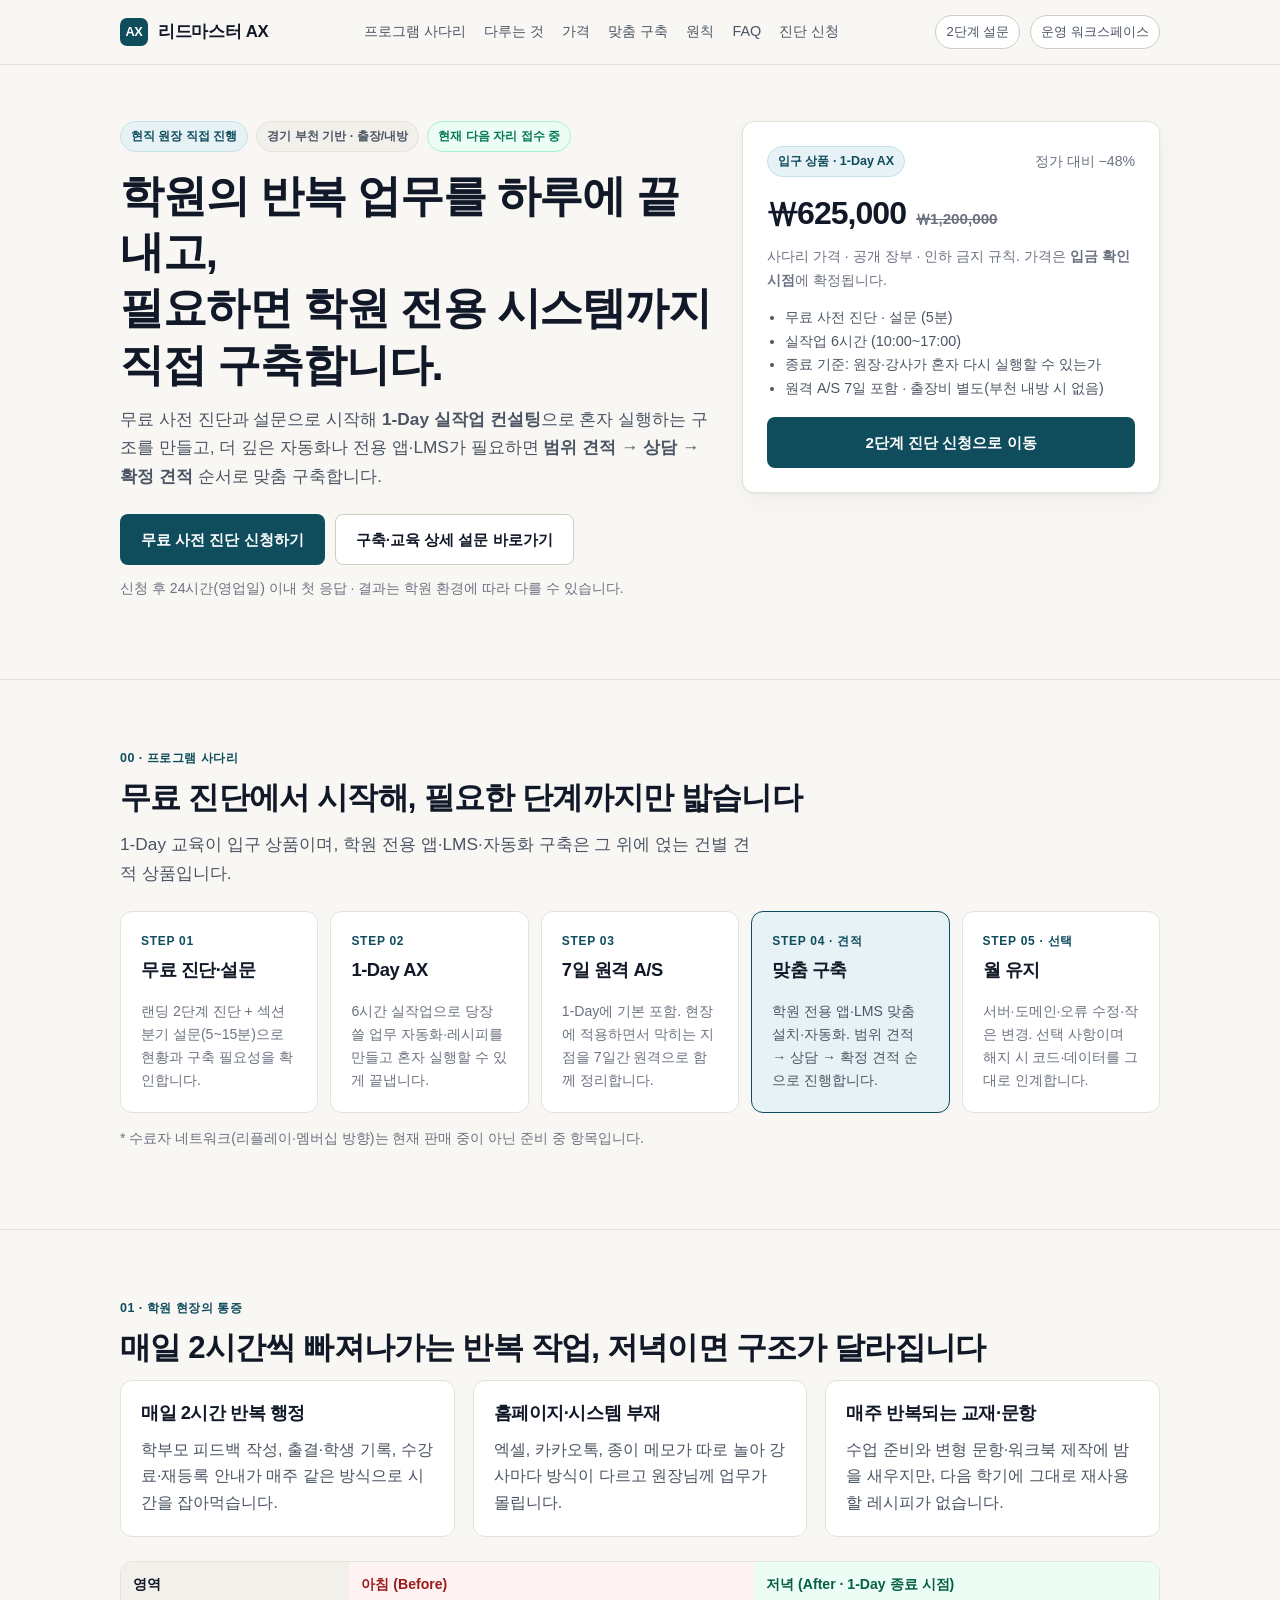
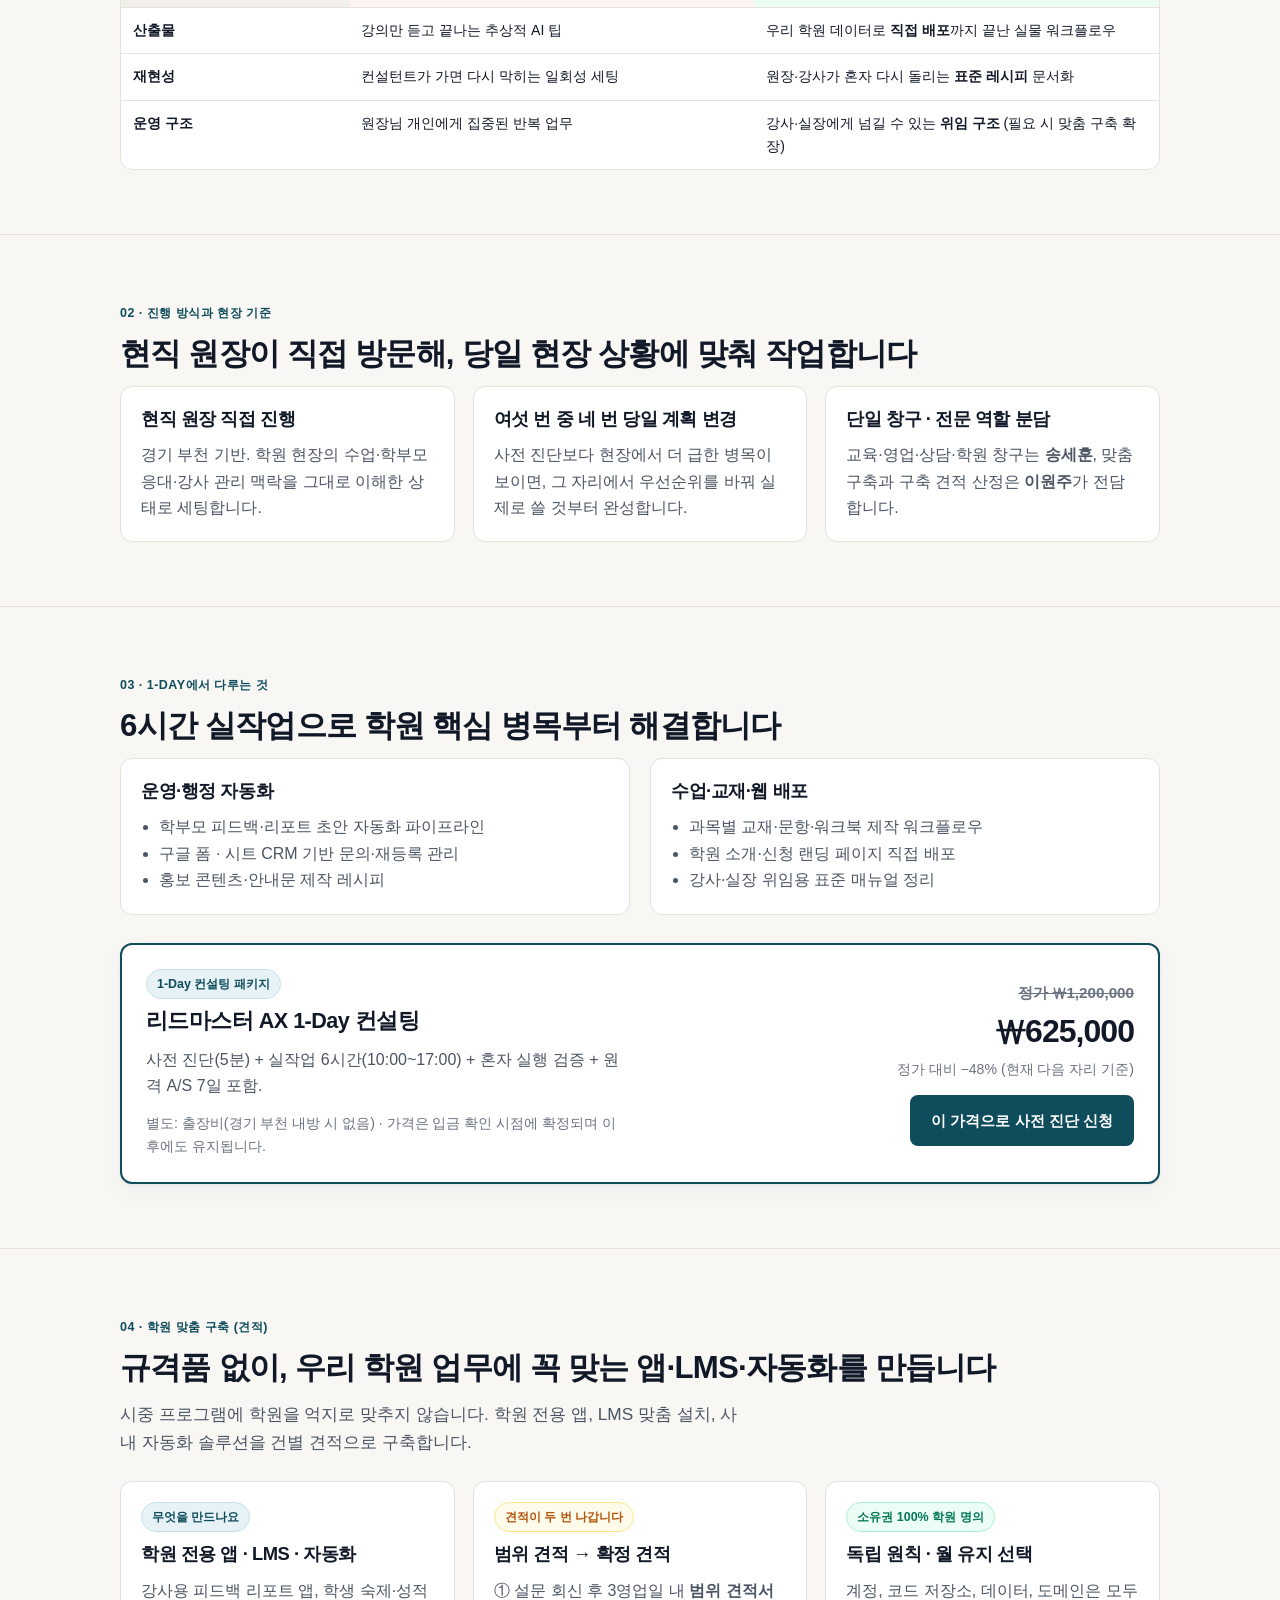
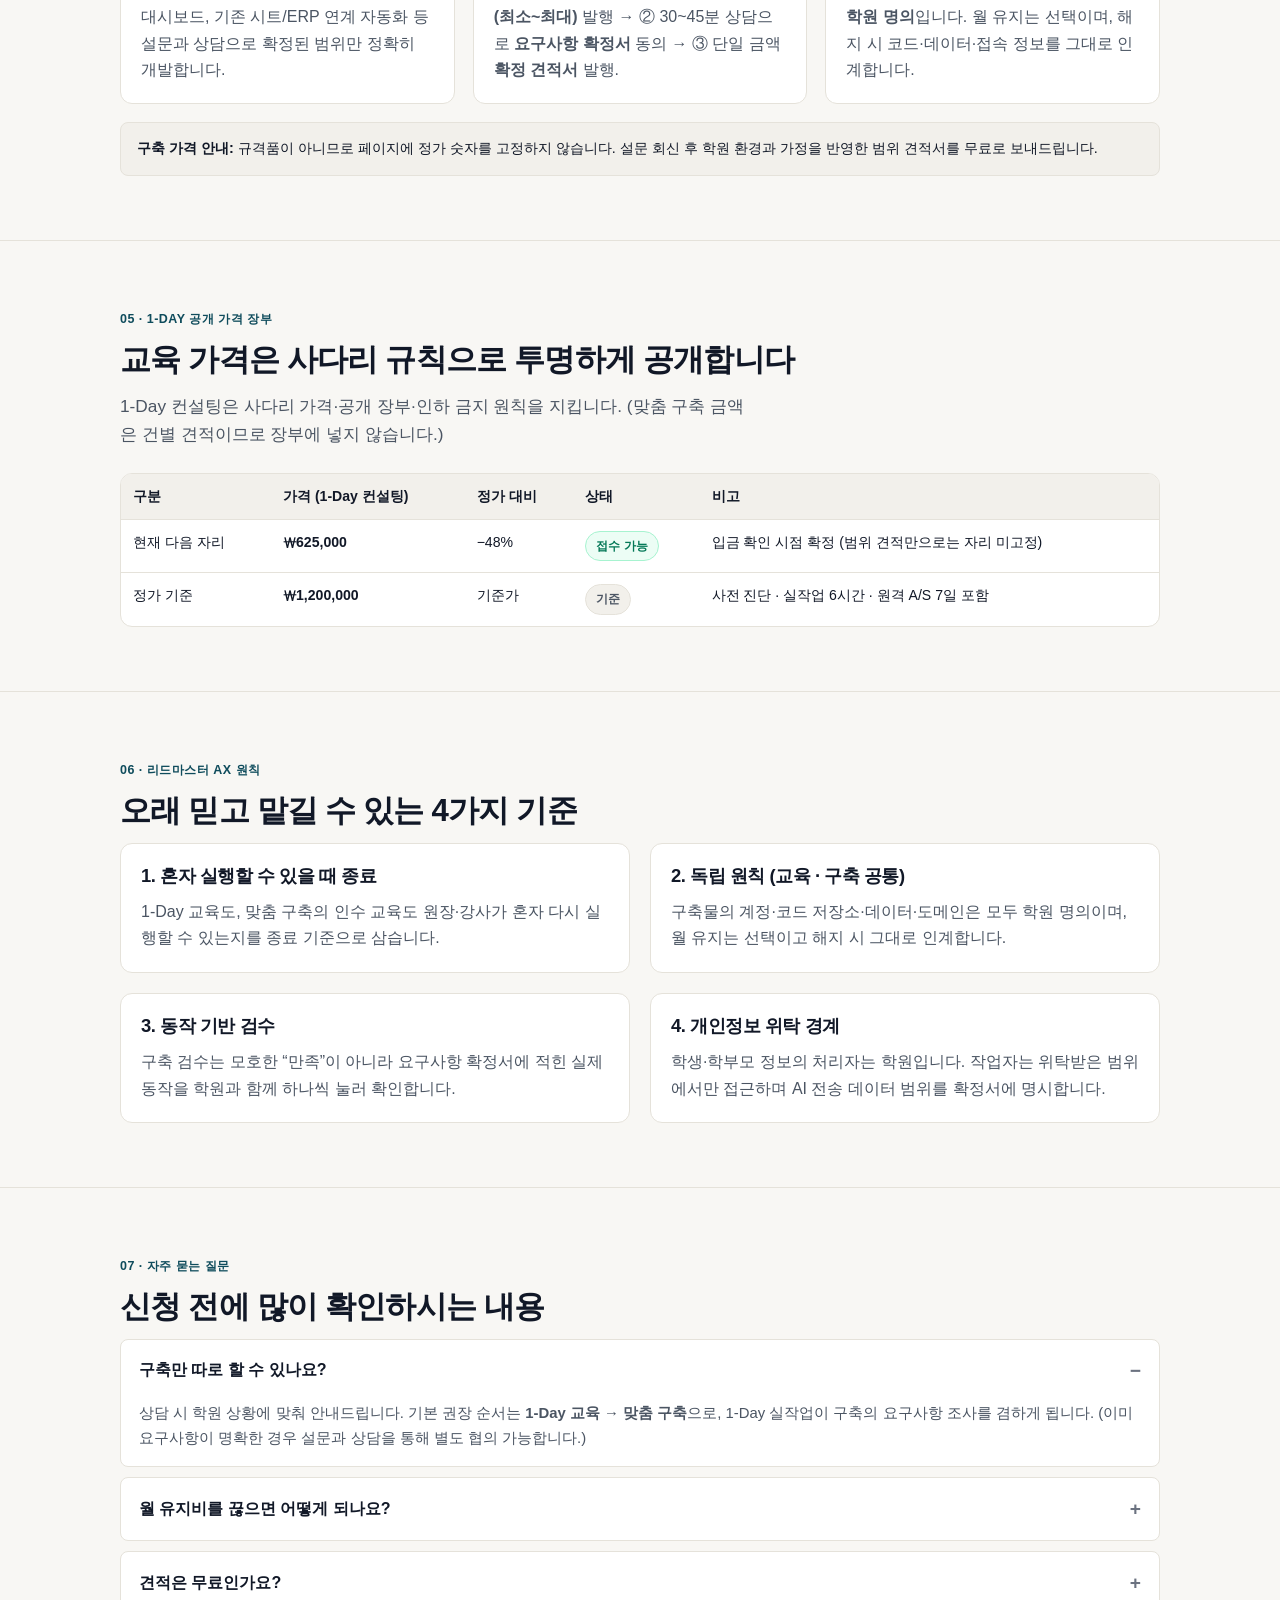
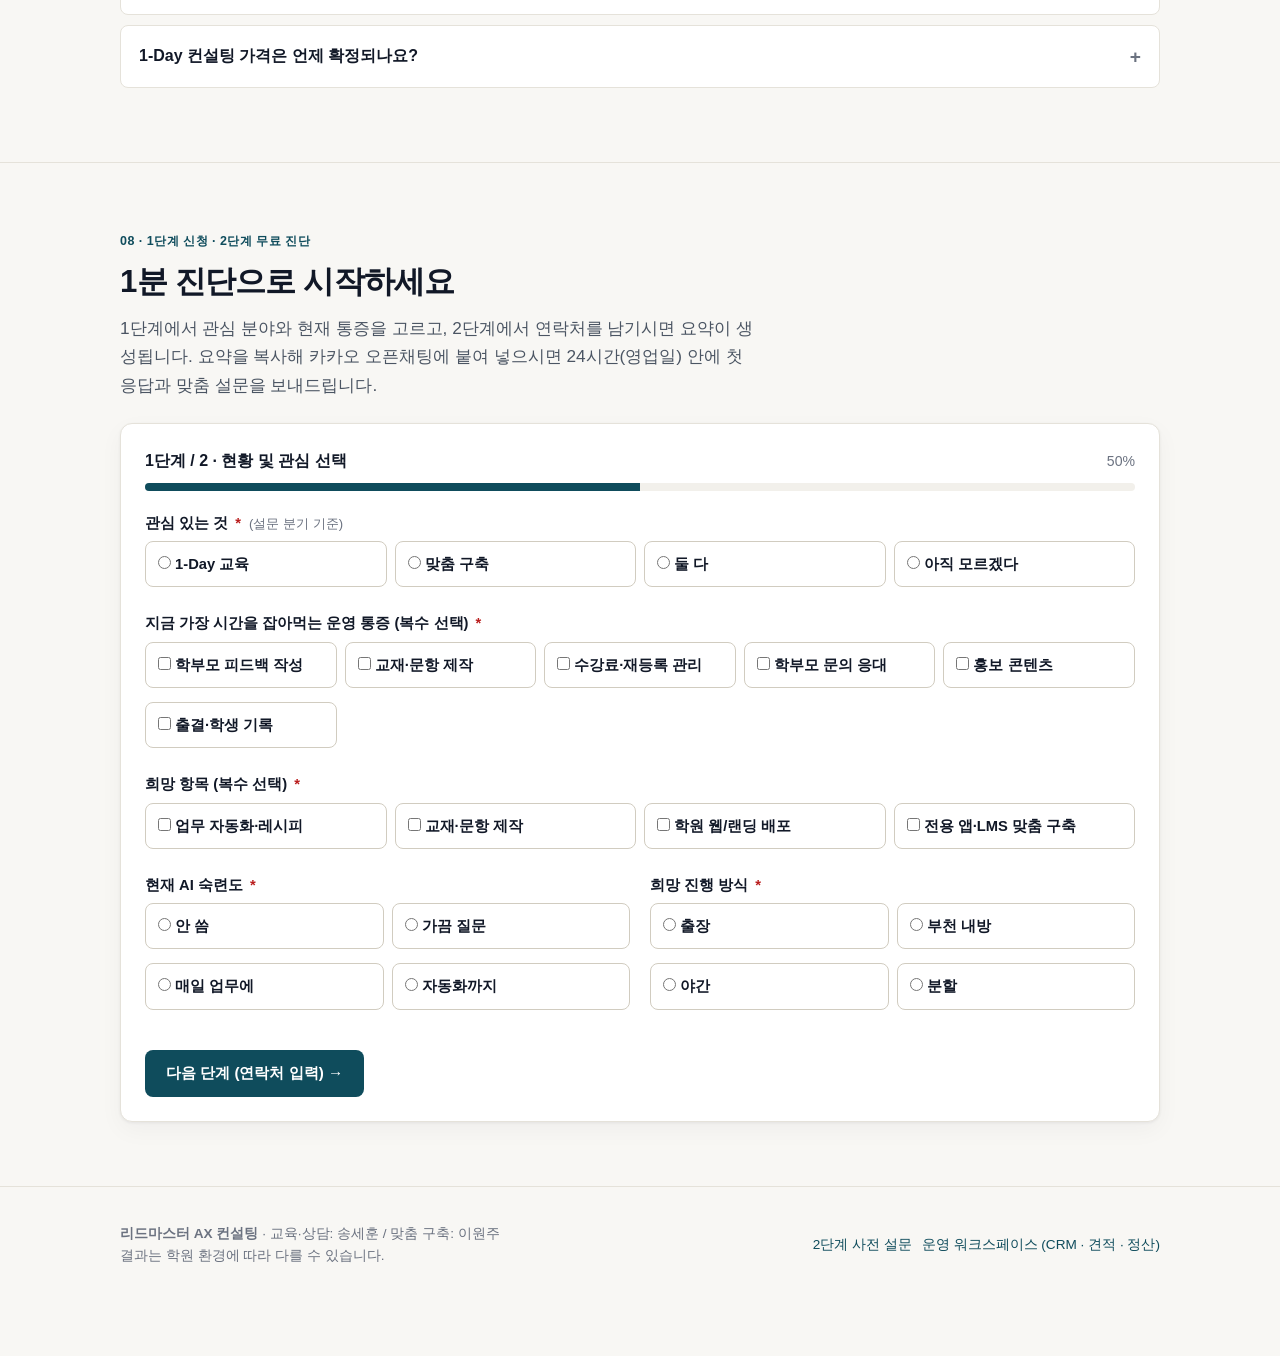
<file: index.html>
<!doctype html>
<html lang="ko">
<head>
  <meta charset="utf-8" />
  <meta name="viewport" content="width=device-width, initial-scale=1" />
  <title>리드마스터 AX 컨설팅 · 학원 AI 전환 1-Day &amp; 맞춤 구축</title>
  <meta name="description" content="학원 원장을 위한 AI 전환 1-Day 컨설팅과 학원 맞춤 구축(앱·LMS·자동화). 무료 사전 진단과 설문으로 시작하세요." />
  <link rel="stylesheet" href="styles.css" />
  <style>
    .hero { padding: 56px 0 64px; }
    .hero-grid { display: grid; grid-template-columns: 1.35fr 0.95fr; gap: 28px; align-items: start; }
    .hero-chips { display: flex; flex-wrap: wrap; gap: 8px; margin-bottom: 16px; }
    .ladder-step { position: relative; display: flex; flex-direction: column; gap: 6px; }
    .ladder-num { font-size: 0.75rem; font-weight: 800; color: var(--accent); letter-spacing: 0.06em; }
    .compare-table th:nth-child(2) { background: #fef2f2; color: #991b1b; }
    .compare-table th:nth-child(3) { background: #ecfdf5; color: #065f46; }
    .price-big { font-size: 2rem; font-weight: 900; letter-spacing: -0.03em; color: var(--ink); }
    .price-strike { text-decoration: line-through; color: var(--ink-faint); font-size: 0.95rem; font-weight: 600; }
    .faq-item { border: 1px solid var(--border); border-radius: var(--radius-sm); background: var(--surface); margin-bottom: 10px; }
    .faq-item summary { padding: 15px 18px; font-weight: 700; cursor: pointer; list-style: none; display: flex; justify-content: space-between; align-items: center; }
    .faq-item summary::-webkit-details-marker { display: none; }
    .faq-item summary::after { content: "+"; font-size: 1.2rem; color: var(--ink-faint); }
    .faq-item[open] summary::after { content: "−"; }
    .faq-body { padding: 0 18px 16px; color: var(--ink-soft); font-size: 0.93rem; }
    .step-panel { display: none; }
    .step-panel.active { display: block; }
    .error-msg { color: var(--red); font-size: 0.86rem; font-weight: 600; margin-top: 8px; display: none; }
    .error-msg.show { display: block; }
    @media (max-width: 860px) { .hero-grid { grid-template-columns: 1fr; } }
  </style>
</head>
<body>
  <header class="site-header">
    <div class="container header-inner">
      <a class="brand" href="#top">
        <span class="brand-mark">AX</span>
        <span>리드마스터 AX</span>
      </a>
      <nav class="nav-links" aria-label="주요 메뉴">
        <a href="#ladder">프로그램 사다리</a>
        <a href="#curriculum">다루는 것</a>
        <a href="#pkg">가격</a>
        <a href="#build">맞춤 구축</a>
        <a href="#principles">원칙</a>
        <a href="#faq">FAQ</a>
        <a href="#apply">진단 신청</a>
      </nav>
      <div class="btn-row">
        <a class="nav-ops" href="survey.html">2단계 설문</a>
        <a class="nav-ops" href="ops.html">운영 워크스페이스</a>
      </div>
    </div>
  </header>

  <main id="top">
    <!-- HERO -->
    <section class="hero" id="hero">
      <div class="container hero-grid">
        <div>
          <div class="hero-chips">
            <span class="chip chip-accent">현직 원장 직접 진행</span>
            <span class="chip">경기 부천 기반 · 출장/내방</span>
            <span class="chip chip-emerald" id="hero-seat-chip">현재 다음 자리 접수 중</span>
          </div>
          <h1>학원의 반복 업무를 하루에 끝내고,<br />필요하면 학원 전용 시스템까지 직접 구축합니다.</h1>
          <p class="lead">
            무료 사전 진단과 설문으로 시작해 <strong>1-Day 실작업 컨설팅</strong>으로 혼자 실행하는 구조를 만들고,
            더 깊은 자동화나 전용 앱·LMS가 필요하면 <strong>범위 견적 → 상담 → 확정 견적</strong> 순서로 맞춤 구축합니다.
          </p>
          <div class="btn-row">
            <a class="btn btn-primary" href="#apply">무료 사전 진단 신청하기</a>
            <a class="btn btn-secondary" href="survey.html">구축·교육 상세 설문 바로가기</a>
          </div>
          <p class="faint" style="margin-top:12px;">
            신청 후 24시간(영업일) 이내 첫 응답 · 결과는 학원 환경에 따라 다를 수 있습니다.
          </p>
        </div>

        <!-- 히어로 우측 요약 카드 (08 README 체크항목: ₩625,000 노출) -->
        <aside class="card" aria-label="1-Day AX 다음 자리 안내">
          <div style="display:flex; justify-content:space-between; align-items:center; margin-bottom:10px;">
            <span class="chip chip-accent">입구 상품 · 1-Day AX</span>
            <span class="faint" id="hero-discount-badge">정가 대비 −48%</span>
          </div>
          <div style="display:flex; align-items:baseline; gap:10px; margin-bottom:6px;">
            <span class="price-big" id="hero-price">₩625,000</span>
            <span class="price-strike" id="hero-list-price">₩1,200,000</span>
          </div>
          <p class="faint" style="margin:0 0 14px;">
            사다리 가격 · 공개 장부 · 인하 금지 규칙. 가격은 <strong>입금 확인 시점</strong>에 확정됩니다.
          </p>
          <ul style="margin:0 0 16px; padding-left:18px; font-size:0.9rem; color:var(--ink-soft);">
            <li>무료 사전 진단 · 설문 (5분)</li>
            <li>실작업 6시간 (10:00~17:00)</li>
            <li>종료 기준: 원장·강사가 혼자 다시 실행할 수 있는가</li>
            <li>원격 A/S 7일 포함 · 출장비 별도(부천 내방 시 없음)</li>
          </ul>
          <a class="btn btn-primary" style="width:100%;" href="#apply">2단계 진단 신청으로 이동</a>
        </aside>
      </div>
    </section>

    <!-- 00 프로그램 사다리 (01 기획서 §8 수정안) -->
    <section id="ladder">
      <div class="container">
        <div class="eyebrow">00 · 프로그램 사다리</div>
        <h2>무료 진단에서 시작해, 필요한 단계까지만 밟습니다</h2>
        <p class="lead">
          1-Day 교육이 입구 상품이며, 학원 전용 앱·LMS·자동화 구축은 그 위에 얹는 건별 견적 상품입니다.
        </p>
        <div class="grid-5">
          <div class="card-flat ladder-step">
            <span class="ladder-num">STEP 01</span>
            <h3>무료 진단·설문</h3>
            <p class="faint" style="margin:0;">랜딩 2단계 진단 + 섹션 분기 설문(5~15분)으로 현황과 구축 필요성을 확인합니다.</p>
          </div>
          <div class="card-flat ladder-step">
            <span class="ladder-num">STEP 02</span>
            <h3>1-Day AX</h3>
            <p class="faint" style="margin:0;">6시간 실작업으로 당장 쓸 업무 자동화·레시피를 만들고 혼자 실행할 수 있게 끝냅니다.</p>
          </div>
          <div class="card-flat ladder-step">
            <span class="ladder-num">STEP 03</span>
            <h3>7일 원격 A/S</h3>
            <p class="faint" style="margin:0;">1-Day에 기본 포함. 현장에 적용하면서 막히는 지점을 7일간 원격으로 함께 정리합니다.</p>
          </div>
          <div class="card-flat ladder-step" style="border-color:var(--accent); background:var(--accent-soft);">
            <span class="ladder-num">STEP 04 · 견적</span>
            <h3>맞춤 구축</h3>
            <p class="faint" style="margin:0; color:var(--ink-soft);">학원 전용 앱·LMS 맞춤 설치·자동화. 범위 견적 → 상담 → 확정 견적 순으로 진행합니다.</p>
          </div>
          <div class="card-flat ladder-step">
            <span class="ladder-num">STEP 05 · 선택</span>
            <h3>월 유지</h3>
            <p class="faint" style="margin:0;">서버·도메인·오류 수정·작은 변경. 선택 사항이며 해지 시 코드·데이터를 그대로 인계합니다.</p>
          </div>
        </div>
        <p class="faint" style="margin-top:14px;">
          * 수료자 네트워크(리플레이·멤버십 방향)는 현재 판매 중이 아닌 준비 중 항목입니다.
        </p>
      </div>
    </section>

    <!-- 01 통증 셋 + 아침/저녁 대비표 -->
    <section id="pain">
      <div class="container">
        <div class="eyebrow">01 · 학원 현장의 통증</div>
        <h2>매일 2시간씩 빠져나가는 반복 작업, 저녁이면 구조가 달라집니다</h2>
        <div class="grid-3" style="margin-bottom:24px;">
          <div class="card-flat">
            <h3>매일 2시간 반복 행정</h3>
            <p class="muted" style="margin:0;">학부모 피드백 작성, 출결·학생 기록, 수강료·재등록 안내가 매주 같은 방식으로 시간을 잡아먹습니다.</p>
          </div>
          <div class="card-flat">
            <h3>홈페이지·시스템 부재</h3>
            <p class="muted" style="margin:0;">엑셀, 카카오톡, 종이 메모가 따로 놀아 강사마다 방식이 다르고 원장님께 업무가 몰립니다.</p>
          </div>
          <div class="card-flat">
            <h3>매주 반복되는 교재·문항</h3>
            <p class="muted" style="margin:0;">수업 준비와 변형 문항·워크북 제작에 밤을 새우지만, 다음 학기에 그대로 재사용할 레시피가 없습니다.</p>
          </div>
        </div>

        <div class="table-wrap">
          <table class="compare-table">
            <thead>
              <tr>
                <th style="width:22%;">영역</th>
                <th style="width:39%;">아침 (Before)</th>
                <th style="width:39%;">저녁 (After · 1-Day 종료 시점)</th>
              </tr>
            </thead>
            <tbody>
              <tr>
                <td><strong>산출물</strong></td>
                <td>강의만 듣고 끝나는 추상적 AI 팁</td>
                <td>우리 학원 데이터로 <strong>직접 배포</strong>까지 끝난 실물 워크플로우</td>
              </tr>
              <tr>
                <td><strong>재현성</strong></td>
                <td>컨설턴트가 가면 다시 막히는 일회성 세팅</td>
                <td>원장·강사가 혼자 다시 돌리는 <strong>표준 레시피</strong> 문서화</td>
              </tr>
              <tr>
                <td><strong>운영 구조</strong></td>
                <td>원장님 개인에게 집중된 반복 업무</td>
                <td>강사·실장에게 넘길 수 있는 <strong>위임 구조</strong> (필요 시 맞춤 구축 확장)</td>
              </tr>
            </tbody>
          </table>
        </div>
      </div>
    </section>

    <!-- 02 권위 (사실만) -->
    <section id="authority">
      <div class="container">
        <div class="eyebrow">02 · 진행 방식과 현장 기준</div>
        <h2>현직 원장이 직접 방문해, 당일 현장 상황에 맞춰 작업합니다</h2>
        <div class="grid-3">
          <div class="card-flat">
            <h3>현직 원장 직접 진행</h3>
            <p class="muted" style="margin:0;">경기 부천 기반. 학원 현장의 수업·학부모 응대·강사 관리 맥락을 그대로 이해한 상태로 세팅합니다.</p>
          </div>
          <div class="card-flat">
            <h3>여섯 번 중 네 번 당일 계획 변경</h3>
            <p class="muted" style="margin:0;">사전 진단보다 현장에서 더 급한 병목이 보이면, 그 자리에서 우선순위를 바꿔 실제로 쓸 것부터 완성합니다.</p>
          </div>
          <div class="card-flat">
            <h3>단일 창구 · 전문 역할 분담</h3>
            <p class="muted" style="margin:0;">교육·영업·상담·학원 창구는 <strong>송세훈</strong>, 맞춤 구축과 구축 견적 산정은 <strong>이원주</strong>가 전담합니다.</p>
          </div>
        </div>
      </div>
    </section>

    <!-- 03 다루는 것 + 패키지 카드 (#pkg) -->
    <section id="curriculum">
      <div class="container">
        <div class="eyebrow">03 · 1-Day에서 다루는 것</div>
        <h2>6시간 실작업으로 학원 핵심 병목부터 해결합니다</h2>
        <div class="grid-2" style="margin-bottom:28px;">
          <div class="card-flat">
            <h3>운영·행정 자동화</h3>
            <ul class="muted" style="margin:0; padding-left:18px;">
              <li>학부모 피드백·리포트 초안 자동화 파이프라인</li>
              <li>구글 폼 · 시트 CRM 기반 문의·재등록 관리</li>
              <li>홍보 콘텐츠·안내문 제작 레시피</li>
            </ul>
          </div>
          <div class="card-flat">
            <h3>수업·교재·웹 배포</h3>
            <ul class="muted" style="margin:0; padding-left:18px;">
              <li>과목별 교재·문항·워크북 제작 워크플로우</li>
              <li>학원 소개·신청 랜딩 페이지 직접 배포</li>
              <li>강사·실장 위임용 표준 매뉴얼 정리</li>
            </ul>
          </div>
        </div>

        <!-- #pkg 패키지 카드 -->
        <div id="pkg" class="card" style="border:2px solid var(--accent);">
          <div class="grid-2" style="align-items:center;">
            <div>
              <span class="chip chip-accent" style="margin-bottom:8px;">1-Day 컨설팅 패키지</span>
              <h3 style="font-size:1.35rem;">리드마스터 AX 1-Day 컨설팅</h3>
              <p class="muted" style="margin:0 0 12px;">
                사전 진단(5분) + 실작업 6시간(10:00~17:00) + 혼자 실행 검증 + 원격 A/S 7일 포함.
              </p>
              <p class="faint" style="margin:0;">
                별도: 출장비(경기 부천 내방 시 없음) · 가격은 입금 확인 시점에 확정되며 이후에도 유지됩니다.
              </p>
            </div>
            <div style="text-align:right;">
              <div class="price-strike" id="pkg-list-price">정가 ₩1,200,000</div>
              <div class="price-big" id="pkg-price">₩625,000</div>
              <div class="faint" id="pkg-discount" style="margin-bottom:14px;">정가 대비 −48% (다음 자리 기준)</div>
              <a class="btn btn-primary" href="#apply">이 가격으로 사전 진단 신청</a>
            </div>
          </div>
        </div>
      </div>
    </section>

    <!-- 04 새 섹션: 맞춤 구축 (#build) — 01 기획서 §8 -->
    <section id="build">
      <div class="container">
        <div class="eyebrow">04 · 학원 맞춤 구축 (견적)</div>
        <h2>규격품 없이, 우리 학원 업무에 꼭 맞는 앱·LMS·자동화를 만듭니다</h2>
        <p class="lead">
          시중 프로그램에 학원을 억지로 맞추지 않습니다. 학원 전용 앱, LMS 맞춤 설치, 사내 자동화 솔루션을 건별 견적으로 구축합니다.
        </p>
        <div class="grid-3">
          <div class="card-flat">
            <span class="chip chip-accent" style="margin-bottom:10px;">무엇을 만드나요</span>
            <h3>학원 전용 앱 · LMS · 자동화</h3>
            <p class="muted" style="margin:0;">
              강사용 피드백 리포트 앱, 학생 숙제·성적 대시보드, 기존 시트/ERP 연계 자동화 등 설문과 상담으로 확정된 범위만 정확히 개발합니다.
            </p>
          </div>
          <div class="card-flat">
            <span class="chip chip-amber" style="margin-bottom:10px;">견적이 두 번 나갑니다</span>
            <h3>범위 견적 → 확정 견적</h3>
            <p class="muted" style="margin:0;">
              ① 설문 회신 후 3영업일 내 <strong>범위 견적서(최소~최대)</strong> 발행 → ② 30~45분 상담으로 <strong>요구사항 확정서</strong> 동의 → ③ 단일 금액 <strong>확정 견적서</strong> 발행.
            </p>
          </div>
          <div class="card-flat">
            <span class="chip chip-emerald" style="margin-bottom:10px;">소유권 100% 학원 명의</span>
            <h3>독립 원칙 · 월 유지 선택</h3>
            <p class="muted" style="margin:0;">
              계정, 코드 저장소, 데이터, 도메인은 모두 <strong>학원 명의</strong>입니다. 월 유지는 선택이며, 해지 시 코드·데이터·접속 정보를 그대로 인계합니다.
            </p>
          </div>
        </div>
        <div class="notice" style="margin-top:18px;">
          <strong>구축 가격 안내:</strong> 규격품이 아니므로 페이지에 정가 숫자를 고정하지 않습니다. 설문 회신 후 학원 환경과 가정을 반영한 범위 견적서를 무료로 보내드립니다.
        </div>
      </div>
    </section>

    <!-- 05 가격 장부 (JS 데이터 + 정적 폴백) -->
    <section id="ledger">
      <div class="container">
        <div class="eyebrow">05 · 1-Day 공개 가격 장부</div>
        <h2>교육 가격은 사다리 규칙으로 투명하게 공개합니다</h2>
        <p class="lead">
          1-Day 컨설팅은 사다리 가격·공개 장부·인하 금지 원칙을 지킵니다. (맞춤 구축 금액은 건별 견적이므로 장부에 넣지 않습니다.)
        </p>
        <div class="table-wrap">
          <table id="ledger-table">
            <thead>
              <tr>
                <th>구분</th>
                <th>가격 (1-Day 컨설팅)</th>
                <th>정가 대비</th>
                <th>상태</th>
                <th>비고</th>
              </tr>
            </thead>
            <tbody id="ledger-tbody">
              <!-- 정적 폴백 (JS 로드 실패 시에도 표시) -->
              <tr>
                <td>현재 다음 자리</td>
                <td><strong>₩625,000</strong></td>
                <td>−48%</td>
                <td><span class="chip chip-emerald">접수 가능</span></td>
                <td>입금 확인 시점 확정 (범위 견적만으로는 자리 미고정)</td>
              </tr>
              <tr>
                <td>정가 기준</td>
                <td>₩1,200,000</td>
                <td>기준가</td>
                <td><span class="chip">기준</span></td>
                <td>사전 진단 · 실작업 6시간 · 원격 A/S 7일 포함</td>
              </tr>
            </tbody>
          </table>
        </div>
      </div>
    </section>

    <!-- 06 원칙 -->
    <section id="principles">
      <div class="container">
        <div class="eyebrow">06 · 리드마스터 AX 원칙</div>
        <h2>오래 믿고 맡길 수 있는 4가지 기준</h2>
        <div class="grid-2">
          <div class="card-flat">
            <h3>1. 혼자 실행할 수 있을 때 종료</h3>
            <p class="muted" style="margin:0;">1-Day 교육도, 맞춤 구축의 인수 교육도 원장·강사가 혼자 다시 실행할 수 있는지를 종료 기준으로 삼습니다.</p>
          </div>
          <div class="card-flat">
            <h3>2. 독립 원칙 (교육 · 구축 공통)</h3>
            <p class="muted" style="margin:0;">구축물의 계정·코드 저장소·데이터·도메인은 모두 학원 명의이며, 월 유지는 선택이고 해지 시 그대로 인계합니다.</p>
          </div>
          <div class="card-flat">
            <h3>3. 동작 기반 검수</h3>
            <p class="muted" style="margin:0;">구축 검수는 모호한 “만족”이 아니라 요구사항 확정서에 적힌 실제 동작을 학원과 함께 하나씩 눌러 확인합니다.</p>
          </div>
          <div class="card-flat">
            <h3>4. 개인정보 위탁 경계</h3>
            <p class="muted" style="margin:0;">학생·학부모 정보의 처리자는 학원입니다. 작업자는 위탁받은 범위에서만 접근하며 AI 전송 데이터 범위를 확정서에 명시합니다.</p>
          </div>
        </div>
      </div>
    </section>

    <!-- 07 FAQ (01 기획서 §8 신규 3문항 포함) -->
    <section id="faq">
      <div class="container">
        <div class="eyebrow">07 · 자주 묻는 질문</div>
        <h2>신청 전에 많이 확인하시는 내용</h2>

        <details class="faq-item" open>
          <summary>구축만 따로 할 수 있나요?</summary>
          <div class="faq-body">
            상담 시 학원 상황에 맞춰 안내드립니다. 기본 권장 순서는 <strong>1-Day 교육 → 맞춤 구축</strong>으로, 1-Day 실작업이 구축의 요구사항 조사를 겸하게 됩니다. (이미 요구사항이 명확한 경우 설문과 상담을 통해 별도 협의 가능합니다.)
          </div>
        </details>

        <details class="faq-item">
          <summary>월 유지비를 끊으면 어떻게 되나요?</summary>
          <div class="faq-body">
            월 유지는 선택 사항입니다. 유지 없이 구축만 계약하실 수도 있고, 유지 중에 해지하셔도 계정·코드 저장소·데이터·접속 정보가 원래부터 학원 명의이므로 그 시점의 산출물을 그대로 인계해 드립니다.
          </div>
        </details>

        <details class="faq-item">
          <summary>견적은 무료인가요?</summary>
          <div class="faq-body">
            네. 사전 진단, 설문 검토, 범위 견적서(유효기간 14일) 발행과 원격 상담(30~45분)까지 별도 비용 없이 진행됩니다. 방문 상담은 규모 및 일정에 따라 사전 협의합니다.
          </div>
        </details>

        <details class="faq-item">
          <summary>1-Day 컨설팅 가격은 언제 확정되나요?</summary>
          <div class="faq-body">
            범위 견적서 발행만으로는 자리가 고정되지 않으며, <strong>입금 확인 시점의 사다리 가격</strong>으로 확정됩니다. 한 번 확정된 가격은 이후에도 유지됩니다.
          </div>
        </details>
      </div>
    </section>

    <!-- 08 2단계 진단 신청 폼 (#apply) -->
    <section id="apply">
      <div class="container">
        <div class="eyebrow">08 · 1단계 신청 · 2단계 무료 진단</div>
        <h2>1분 진단으로 시작하세요</h2>
        <p class="lead">
          1단계에서 관심 분야와 현재 통증을 고르고, 2단계에서 연락처를 남기시면 요약이 생성됩니다.
          요약을 복사해 카카오 오픈채팅에 붙여 넣으시면 24시간(영업일) 안에 첫 응답과 맞춤 설문을 보내드립니다.
        </p>

        <div class="card">
          <div style="display:flex; justify-content:space-between; align-items:center; margin-bottom:8px;">
            <strong id="step-label">1단계 / 2 · 현황 및 관심 선택</strong>
            <span class="faint" id="step-pct">50%</span>
          </div>
          <div class="progress-wrap" role="progressbar" aria-valuemin="0" aria-valuemax="100" aria-valuenow="50" id="apply-progress-wrap">
            <div class="progress-bar" id="apply-progress" style="width:50%;"></div>
          </div>

          <form id="apply-form" novalidate>
            <!-- STEP 1 -->
            <div class="step-panel active" id="step-1">
              <div class="field">
                <span class="field-label">관심 있는 것 <span class="req">*</span> <span class="opt">(설문 분기 기준)</span></span>
                <div class="choice-grid">
                  <label class="choice-item"><input type="radio" name="interest" value="1-Day 교육" /> 1-Day 교육</label>
                  <label class="choice-item"><input type="radio" name="interest" value="맞춤 구축" /> 맞춤 구축</label>
                  <label class="choice-item"><input type="radio" name="interest" value="둘 다" /> 둘 다</label>
                  <label class="choice-item"><input type="radio" name="interest" value="아직 모르겠다" /> 아직 모르겠다</label>
                </div>
              </div>

              <div class="field">
                <span class="field-label">지금 가장 시간을 잡아먹는 운영 통증 (복수 선택) <span class="req">*</span></span>
                <div class="choice-grid">
                  <label class="choice-item"><input type="checkbox" name="pains" value="학부모 피드백 작성" /> 학부모 피드백 작성</label>
                  <label class="choice-item"><input type="checkbox" name="pains" value="교재·문항 제작" /> 교재·문항 제작</label>
                  <label class="choice-item"><input type="checkbox" name="pains" value="수강료·재등록 관리" /> 수강료·재등록 관리</label>
                  <label class="choice-item"><input type="checkbox" name="pains" value="학부모 문의 응대" /> 학부모 문의 응대</label>
                  <label class="choice-item"><input type="checkbox" name="pains" value="홍보 콘텐츠" /> 홍보 콘텐츠</label>
                  <label class="choice-item"><input type="checkbox" name="pains" value="출결·학생 기록" /> 출결·학생 기록</label>
                </div>
              </div>

              <div class="field">
                <span class="field-label">희망 항목 (복수 선택) <span class="req">*</span></span>
                <div class="choice-grid">
                  <label class="choice-item"><input type="checkbox" name="curriculum" value="업무 자동화·레시피" /> 업무 자동화·레시피</label>
                  <label class="choice-item"><input type="checkbox" name="curriculum" value="교재·문항 제작" /> 교재·문항 제작</label>
                  <label class="choice-item"><input type="checkbox" name="curriculum" value="학원 웹/랜딩 배포" /> 학원 웹/랜딩 배포</label>
                  <label class="choice-item"><input type="checkbox" name="curriculum" value="전용 앱·LMS 맞춤 구축" /> 전용 앱·LMS 맞춤 구축</label>
                </div>
              </div>

              <div class="grid-2">
                <div class="field">
                  <span class="field-label">현재 AI 숙련도 <span class="req">*</span></span>
                  <div class="choice-grid">
                    <label class="choice-item"><input type="radio" name="aiLevel" value="안 씀" /> 안 씀</label>
                    <label class="choice-item"><input type="radio" name="aiLevel" value="가끔 질문" /> 가끔 질문</label>
                    <label class="choice-item"><input type="radio" name="aiLevel" value="매일 업무에" /> 매일 업무에</label>
                    <label class="choice-item"><input type="radio" name="aiLevel" value="자동화까지" /> 자동화까지</label>
                  </div>
                </div>
                <div class="field">
                  <span class="field-label">희망 진행 방식 <span class="req">*</span></span>
                  <div class="choice-grid">
                    <label class="choice-item"><input type="radio" name="format" value="출장" /> 출장</label>
                    <label class="choice-item"><input type="radio" name="format" value="부천 내방" /> 부천 내방</label>
                    <label class="choice-item"><input type="radio" name="format" value="야간" /> 야간</label>
                    <label class="choice-item"><input type="radio" name="format" value="분할" /> 분할</label>
                  </div>
                </div>
              </div>

              <p class="error-msg" id="step1-error">관심, 운영 통증, 희망 항목, AI 숙련도, 진행 방식을 모두 선택해 주세요.</p>
              <div class="btn-row" style="margin-top:16px;">
                <button type="button" class="btn btn-primary" id="btn-next-step">다음 단계 (연락처 입력) →</button>
              </div>
            </div>

            <!-- STEP 2 -->
            <div class="step-panel" id="step-2">
              <div class="grid-2">
                <div class="field">
                  <label for="f-name">성함 <span class="req">*</span></label>
                  <input id="f-name" type="text" required placeholder="예: 홍길동" />
                </div>
                <div class="field">
                  <label for="f-role">역할 <span class="req">*</span></label>
                  <select id="f-role" required>
                    <option value="">선택해 주세요</option>
                    <option value="원장">원장</option>
                    <option value="공동 원장">공동 원장</option>
                    <option value="실장">실장</option>
                    <option value="강사">강사</option>
                  </select>
                </div>
              </div>
              <div class="grid-2">
                <div class="field">
                  <label for="f-academy">학원명 <span class="req">*</span></label>
                  <input id="f-academy" type="text" required placeholder="예: OO영어학원" />
                </div>
                <div class="field">
                  <label for="f-region">지역 · 과목 <span class="req">*</span></label>
                  <input id="f-region" type="text" required placeholder="예: 경기 부천 · 중·고등 영어" />
                </div>
              </div>
              <div class="grid-2">
                <div class="field">
                  <label for="f-phone">전화번호 <span class="req">*</span></label>
                  <input id="f-phone" type="tel" required placeholder="010-0000-0000" />
                </div>
                <div class="field">
                  <label for="f-email">이메일 <span class="opt">(선택)</span></label>
                  <input id="f-email" type="email" placeholder="name@example.com" />
                </div>
              </div>
              <div class="field">
                <label class="choice-item" style="justify-content:flex-start;">
                  <input type="checkbox" id="f-consent" required />
                  <span>견적 산정과 상담 연락을 위한 개인정보 수집·이용에 동의합니다. <span class="req">*</span></span>
                </label>
              </div>
              <p class="error-msg" id="step2-error">필수 입력 항목과 개인정보 동의를 확인해 주세요.</p>
              <div class="btn-row" style="margin-top:16px;">
                <button type="button" class="btn btn-secondary" id="btn-prev-step">← 이전 단계</button>
                <button type="submit" class="btn btn-primary">진단 신청 완료 · 요약 만들기</button>
              </div>
            </div>

            <!-- STEP 3: RESULT -->
            <div class="step-panel" id="step-3">
              <div class="notice notice-ok" style="margin-bottom:16px;">
                <strong>신청이 저장되었습니다.</strong> 아래 요약을 복사해 카카오 오픈채팅에 붙여 넣어 주시면 24시간(영업일) 이내에 첫 응답을 드립니다.
                (CRM 파이프라인에도 자동 등록되었습니다.)
              </div>
              <pre class="summary-box" id="apply-summary"></pre>
              <div class="btn-row" style="margin-top:16px;">
                <button type="button" class="btn btn-primary" id="btn-copy-summary">요약 복사하기</button>
                <a class="btn btn-kakao" id="btn-kakao-link" href="#" target="_blank" rel="noopener">카카오 오픈채팅 열기</a>
                <a class="btn btn-secondary" id="btn-goto-survey" href="survey.html">2단계 상세 설문 바로 작성하기 →</a>
              </div>
              <p class="faint" id="copy-feedback" style="margin-top:10px;">
                안내: 계좌 정보는 일정 조율 후 별도 안내드리며, 입금 확인 시점에 1-Day 가격이 확정됩니다.
              </p>
            </div>
          </form>
        </div>
      </div>
    </section>
  </main>

  <!-- 모바일 하단 고정 CTA (08 README: 히어로 지나면 표시, #apply 보이면 숨김) -->
  <div class="mobile-sticky" id="mobile-sticky" role="region" aria-label="빠른 신청 바">
    <div>
      <div class="faint" style="font-size:0.74rem; line-height:1.1;">1-Day 다음 자리</div>
      <strong id="sticky-price" style="font-size:1.05rem;">₩625,000</strong>
    </div>
    <a class="btn btn-primary btn-sm" href="#apply">무료 진단 신청</a>
  </div>

  <footer class="site-footer">
    <div class="container" style="display:flex; justify-content:space-between; flex-wrap:wrap; gap:12px;">
      <div>
        <strong>리드마스터 AX 컨설팅</strong> · 교육·상담: 송세훈 / 맞춤 구축: 이원주<br />
        결과는 학원 환경에 따라 다를 수 있습니다.
      </div>
      <div class="btn-row">
        <a href="survey.html">2단계 사전 설문</a>
        <a href="ops.html">운영 워크스페이스 (CRM · 견적 · 정산)</a>
      </div>
    </div>
  </footer>

  <script src="funnel-store.js"></script>
  <script>
    (function () {
      const cfg = AXStore.getConfig();
      const pct = AXStore.discountPct(cfg.nextSeatPrice, cfg.listPrice);
      const priceStr = AXStore.formatKRW(cfg.nextSeatPrice);
      const listStr = AXStore.formatKRW(cfg.listPrice);

      document.getElementById('hero-price').textContent = priceStr;
      document.getElementById('hero-list-price').textContent = listStr;
      document.getElementById('hero-discount-badge').textContent = `정가 대비 −${pct}%`;
      document.getElementById('pkg-price').textContent = priceStr;
      document.getElementById('pkg-list-price').textContent = `정가 ${listStr}`;
      document.getElementById('pkg-discount').textContent = `정가 대비 −${pct}% (${cfg.nextSeatLabel} 기준)`;
      document.getElementById('sticky-price').textContent = priceStr;
      document.getElementById('btn-kakao-link').href = cfg.kakaoOpenChatUrl;

      // 장부 JS 데이터 렌더링 (정적 폴백과 동일 구조 유지)
      const ledgerRows = [
        { label: cfg.nextSeatLabel, price: priceStr, disc: `−${pct}%`, status: '접수 가능', badge: 'chip-emerald', note: '입금 확인 시점 확정 (범위 견적만으로는 자리 미고정)' },
        { label: '정가 기준', price: listStr, disc: '기준가', status: '기준', badge: '', note: '사전 진단 · 실작업 6시간 · 원격 A/S 7일 포함' }
      ];
      document.getElementById('ledger-tbody').innerHTML = ledgerRows.map(r => `
        <tr>
          <td>${r.label}</td>
          <td><strong>${r.price}</strong></td>
          <td>${r.disc}</td>
          <td><span class="chip ${r.badge}">${r.status}</span></td>
          <td>${r.note}</td>
        </tr>
      `).join('');

      // 2단계 폼 로직
      const step1 = document.getElementById('step-1');
      const step2 = document.getElementById('step-2');
      const step3 = document.getElementById('step-3');
      const progress = document.getElementById('apply-progress');
      const progressWrap = document.getElementById('apply-progress-wrap');
      const stepLabel = document.getElementById('step-label');
      const stepPct = document.getElementById('step-pct');

      function setStep(n) {
        [step1, step2, step3].forEach((el, idx) => el.classList.toggle('active', idx + 1 === n));
        const map = {
          1: { pct: 50, text: '1단계 / 2 · 현황 및 관심 선택' },
          2: { pct: 85, text: '2단계 / 2 · 연락처 입력' },
          3: { pct: 100, text: '신청 완료 · 요약 복사 및 오픈채팅 전달' }
        };
        progress.style.width = map[n].pct + '%';
        progressWrap.setAttribute('aria-valuenow', String(map[n].pct));
        stepLabel.textContent = map[n].text;
        stepPct.textContent = map[n].pct + '%';
      }

      function getCheckedValues(name) {
        return Array.from(document.querySelectorAll(`input[name="${name}"]:checked`)).map(i => i.value);
      }
      function getRadioValue(name) {
        const el = document.querySelector(`input[name="${name}"]:checked`);
        return el ? el.value : '';
      }

      document.getElementById('btn-next-step').addEventListener('click', () => {
        const interest = getRadioValue('interest');
        const pains = getCheckedValues('pains');
        const curriculum = getCheckedValues('curriculum');
        const aiLevel = getRadioValue('aiLevel');
        const format = getRadioValue('format');
        const err = document.getElementById('step1-error');
        if (!interest || !pains.length || !curriculum.length || !aiLevel || !format) {
          err.classList.add('show');
          return;
        }
        err.classList.remove('show');
        setStep(2);
      });

      document.getElementById('btn-prev-step').addEventListener('click', () => setStep(1));

      document.getElementById('apply-form').addEventListener('submit', async (e) => {
        e.preventDefault();
        const name = document.getElementById('f-name').value.trim();
        const role = document.getElementById('f-role').value;
        const academy = document.getElementById('f-academy').value.trim();
        const regionSubject = document.getElementById('f-region').value.trim();
        const phone = document.getElementById('f-phone').value.trim();
        const email = document.getElementById('f-email').value.trim();
        const consent = document.getElementById('f-consent').checked;
        const err2 = document.getElementById('step2-error');

        if (!name || !role || !academy || !regionSubject || !phone || !consent) {
          err2.classList.add('show');
          return;
        }
        err2.classList.remove('show');

        const payload = {
          interest: getRadioValue('interest'),
          pains: getCheckedValues('pains'),
          curriculum: getCheckedValues('curriculum'),
          aiLevel: getRadioValue('aiLevel'),
          format: getRadioValue('format'),
          name,
          role,
          academy,
          regionSubject,
          phone,
          email,
          seatText: `${cfg.nextSeatLabel} ${priceStr}`,
          submittedAt: new Date().toISOString()
        };

        // 08 README 키(readmaster-ax-apply) + 통합 CRM 동시 저장
        localStorage.setItem(AXStore.KEYS.APPLY, JSON.stringify(payload));
        const crmRow = AXStore.upsertCrmFromApply(payload);

        const summary = [
          `[리드마스터 AX 사전 진단 신청] (${crmRow.id})`,
          `- 관심: ${payload.interest}`,
          `- 학원/지역·과목: ${payload.academy} / ${payload.regionSubject}`,
          `- 신청자: ${payload.name} (${payload.role})`,
          `- 연락처: ${payload.phone}${payload.email ? ' / ' + payload.email : ''}`,
          `- 운영 통증: ${payload.pains.join(', ')}`,
          `- 희망 항목: ${payload.curriculum.join(', ')}`,
          `- AI 숙련도: ${payload.aiLevel} · 진행 방식: ${payload.format}`,
          `- 참고 자리: ${payload.seatText} (입금 확인 시점 확정)`
        ].join('\n');

        document.getElementById('apply-summary').textContent = summary;

        // 2단계 설문으로 관심/학원명 자동 전달
        const q = new URLSearchParams({
          interest: payload.interest,
          academy: payload.academy,
          regionSubject: payload.regionSubject,
          role: payload.role
        });
        document.getElementById('btn-goto-survey').href = 'survey.html?' + q.toString();

        // 선택 엔드포인트 전송 (08 README)
        if (window.AX_FORM_ENDPOINT) {
          try {
            await fetch(window.AX_FORM_ENDPOINT, {
              method: 'POST',
              headers: { 'Content-Type': 'application/json' },
              body: JSON.stringify(payload)
            });
          } catch (_) { /* 오프라인/CORS 실패 시에도 로컬 저장 유지 */ }
        }

        setStep(3);
      });

      document.getElementById('btn-copy-summary').addEventListener('click', async () => {
        const text = document.getElementById('apply-summary').textContent;
        const fb = document.getElementById('copy-feedback');
        try {
          await navigator.clipboard.writeText(text);
          fb.textContent = '요약이 클립보드에 복사되었습니다! 카카오 오픈채팅에 바로 붙여 넣어 주세요.';
          fb.style.color = 'var(--emerald)';
        } catch (_) {
          fb.textContent = '자동 복사가 차단되었습니다. 위 검은 박스의 텍스트를 직접 선택해 복사해 주세요.';
        }
      });

      // 모바일 하단 고정 CTA: 히어로 지나면 보이고, #apply가 보이면 숨김
      const sticky = document.getElementById('mobile-sticky');
      let heroVisible = true;
      let applyVisible = false;
      function syncSticky() {
        const isMobile = window.innerWidth <= 860;
        sticky.classList.toggle('visible', isMobile && !heroVisible && !applyVisible);
      }
      if ('IntersectionObserver' in window) {
        new IntersectionObserver((entries) => {
          heroVisible = entries[0].isIntersecting;
          syncSticky();
        }, { threshold: 0.1 }).observe(document.getElementById('hero'));
        new IntersectionObserver((entries) => {
          applyVisible = entries[0].isIntersecting;
          syncSticky();
        }, { threshold: 0.1 }).observe(document.getElementById('apply'));
      }
      window.addEventListener('resize', syncSticky);
    })();
  </script>
</body>
</html>
</file>
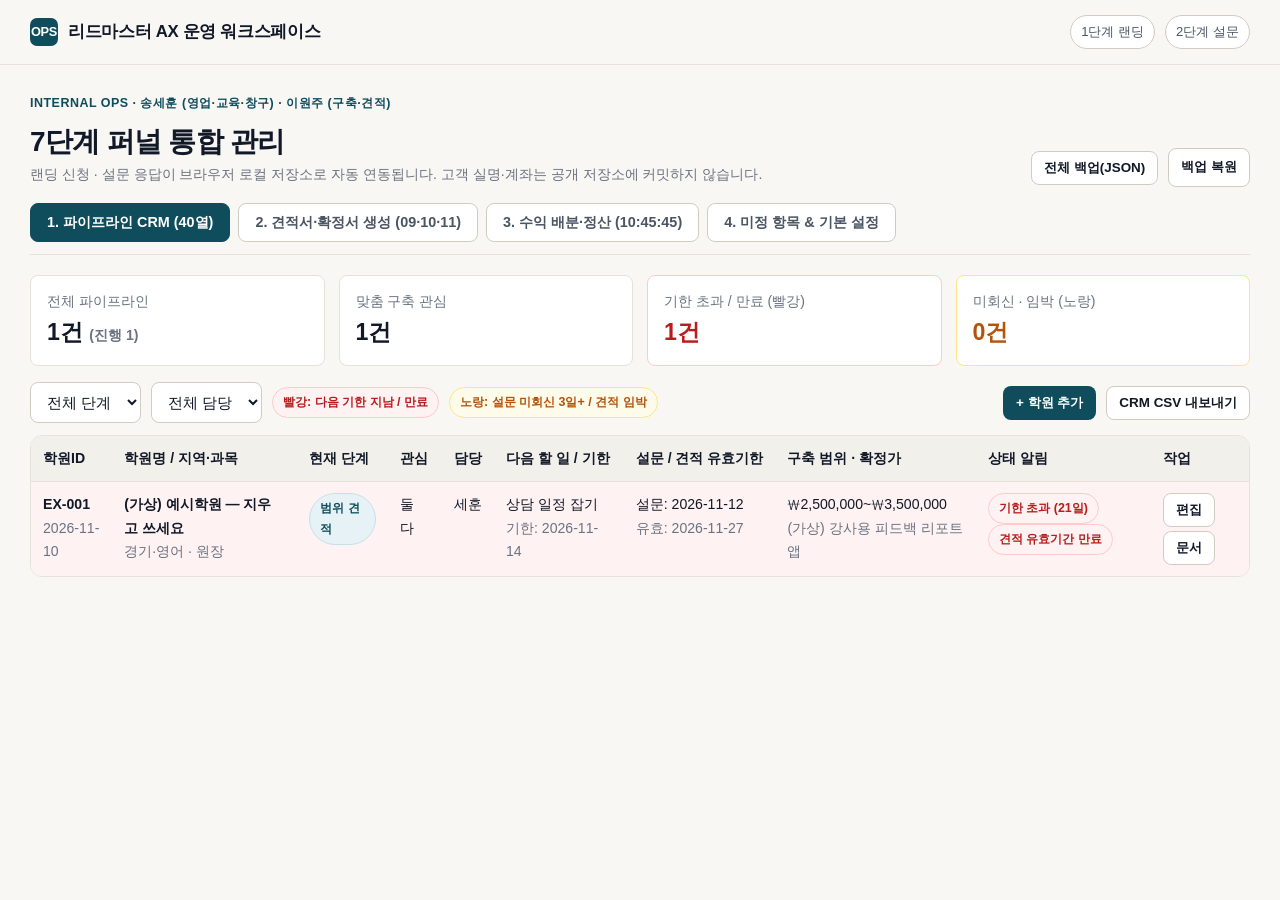
<file: ops.html>
<!doctype html>
<html lang="ko">
<head>
  <meta charset="utf-8" />
  <meta name="viewport" content="width=device-width, initial-scale=1" />
  <title>운영 워크스페이스 · 리드마스터 AX 퍼널 (송세훈 · 이원주)</title>
  <link rel="stylesheet" href="styles.css" />
  <style>
    .ops-wrap { max-width: 1260px; margin: 0 auto; padding: 24px 20px 80px; }
    .tabs { display: flex; flex-wrap: wrap; gap: 8px; margin-bottom: 20px; border-bottom: 1px solid var(--border); padding-bottom: 12px; }
    .tab-btn {
      padding: 9px 16px; border-radius: var(--radius-sm); border: 1px solid var(--border-strong);
      background: var(--surface); color: var(--ink-soft); font-weight: 700; font-size: 0.9rem; cursor: pointer; font-family: inherit;
    }
    .tab-btn.active { background: var(--accent); color: #fff; border-color: var(--accent); }
    .tab-panel { display: none; }
    .tab-panel.active { display: block; }
    .stat-card { background: var(--surface); border: 1px solid var(--border); border-radius: var(--radius-sm); padding: 14px 16px; }
    .stat-val { font-size: 1.45rem; font-weight: 800; color: var(--ink); }
    .row-red { background: #fef2f2 !important; }
    .row-amber { background: #fffbeb !important; }
    .doc-preview {
      background: #fff; border: 1px solid var(--border-strong); border-radius: var(--radius);
      padding: 32px; line-height: 1.7; font-size: 0.92rem;
    }
    .doc-preview h2 { font-size: 1.35rem; border-bottom: 2px solid var(--ink); padding-bottom: 8px; margin-bottom: 16px; }
    .doc-preview h3 { font-size: 1.02rem; margin-top: 20px; margin-bottom: 8px; color: var(--accent); }
    .doc-preview table { margin: 8px 0 14px; }
    .modal-backdrop {
      position: fixed; inset: 0; background: rgba(17,24,39,0.5); z-index: 60;
      display: none; align-items: center; justify-content: center; padding: 16px;
    }
    .modal-backdrop.open { display: flex; }
    .modal-box {
      background: var(--surface); border-radius: var(--radius); max-width: 820px; width: 100%;
      max-height: 88vh; overflow-y: auto; padding: 24px; box-shadow: 0 20px 50px rgba(0,0,0,0.25);
    }
  </style>
</head>
<body>
  <header class="site-header no-print">
    <div class="container header-inner" style="max-width:1260px;">
      <a class="brand" href="ops.html">
        <span class="brand-mark">OPS</span>
        <span>리드마스터 AX 운영 워크스페이스</span>
      </a>
      <div class="btn-row">
        <a class="nav-ops" href="index.html">1단계 랜딩</a>
        <a class="nav-ops" href="survey.html">2단계 설문</a>
      </div>
    </div>
  </header>

  <main class="ops-wrap">
    <div class="no-print" style="display:flex; justify-content:space-between; align-items:flex-end; flex-wrap:wrap; gap:12px; margin-bottom:16px;">
      <div>
        <div class="eyebrow">INTERNAL OPS · 송세훈 (영업·교육·창구) · 이원주 (구축·견적)</div>
        <h1 style="font-size:1.75rem; margin-bottom:4px;">7단계 퍼널 통합 관리</h1>
        <p class="faint" style="margin:0;">랜딩 신청 · 설문 응답이 브라우저 로컬 저장소로 자동 연동됩니다. 고객 실명·계좌는 공개 저장소에 커밋하지 않습니다.</p>
      </div>
      <div class="btn-row">
        <button class="btn btn-secondary btn-sm" id="btn-export-json">전체 백업(JSON)</button>
        <label class="btn btn-secondary btn-sm" style="cursor:pointer;">
          백업 복원 <input type="file" id="input-import-json" accept=".json" style="display:none;" />
        </label>
      </div>
    </div>

    <div class="tabs no-print" role="tablist">
      <button class="tab-btn active" data-tab="crm">1. 파이프라인 CRM (40열)</button>
      <button class="tab-btn" data-tab="docs">2. 견적서·확정서 생성 (09·10·11)</button>
      <button class="tab-btn" data-tab="settlement">3. 수익 배분·정산 (10:45:45)</button>
      <button class="tab-btn" data-tab="decisions">4. 미정 항목 &amp; 기본 설정</button>
    </div>

    <!-- TAB 1: CRM -->
    <div class="tab-panel active" id="tab-crm">
      <div class="grid-4" id="crm-stats" style="margin-bottom:16px;"></div>

      <div class="btn-row" style="justify-content:space-between; margin-bottom:12px;">
        <div class="btn-row">
          <select id="crm-filter-stage" style="width:auto;">
            <option value="">전체 단계</option>
          </select>
          <select id="crm-filter-owner" style="width:auto;">
            <option value="">전체 담당</option>
            <option value="세훈">세훈</option>
            <option value="원주">원주</option>
          </select>
          <span class="chip chip-red">빨강: 다음 기한 지남 / 만료</span>
          <span class="chip chip-amber">노랑: 설문 미회신 3일+ / 견적 임박</span>
        </div>
        <div class="btn-row">
          <button class="btn btn-primary btn-sm" id="btn-add-crm">+ 학원 추가</button>
          <button class="btn btn-secondary btn-sm" id="btn-export-crm-csv">CRM CSV 내보내기</button>
        </div>
      </div>

      <div class="table-wrap">
        <table>
          <thead>
            <tr>
              <th>학원ID</th>
              <th>학원명 / 지역·과목</th>
              <th>현재 단계</th>
              <th>관심</th>
              <th>담당</th>
              <th>다음 할 일 / 기한</th>
              <th>설문 / 견적 유효기한</th>
              <th>구축 범위 · 확정가</th>
              <th>상태 알림</th>
              <th>작업</th>
            </tr>
          </thead>
          <tbody id="crm-tbody"></tbody>
        </table>
      </div>
    </div>

    <!-- TAB 2: DOCS GENERATOR -->
    <div class="tab-panel" id="tab-docs">
      <div class="card no-print" style="margin-bottom:20px;">
        <div class="grid-3">
          <div class="field" style="margin-bottom:0;">
            <label for="doc-type">문서 양식 선택</label>
            <select id="doc-type">
              <option value="range">09 범위 견적서 (3단계)</option>
              <option value="spec">10 요구사항 확정서 (4단계)</option>
              <option value="final">11 확정 견적서 (5단계)</option>
            </select>
          </div>
          <div class="field" style="margin-bottom:0;">
            <label for="doc-academy-select">CRM 학원 불러오기</label>
            <select id="doc-academy-select"></select>
          </div>
          <div class="field" style="margin-bottom:0; display:flex; align-items:flex-end; gap:8px;">
            <button class="btn btn-primary btn-sm" id="btn-print-doc">A4 인쇄 / PDF 저장</button>
            <button class="btn btn-secondary btn-sm" id="btn-copy-doc">텍스트 복사</button>
          </div>
        </div>

        <div id="doc-undecided-warn" class="notice notice-warn" style="margin-top:14px; display:none;"></div>

        <!-- 빠른 편집 입력 -->
        <div class="grid-3" style="margin-top:16px; padding-top:16px; border-top:1px solid var(--border);">
          <div class="field" style="margin-bottom:8px;">
            <label>구축 한 줄 이름</label>
            <input id="d-build-title" type="text" placeholder="예: 강사용 피드백 리포트 앱" />
          </div>
          <div class="field" style="margin-bottom:8px;">
            <label>예상/확정 기간</label>
            <input id="d-period" type="text" placeholder="예: 3주 ~ 5주 (또는 2026-12-01 ~ 2026-12-28)" />
          </div>
          <div class="field" style="margin-bottom:8px;">
            <label>월 유지 포함 작은 변경 (시간/월)</label>
            <input id="d-maint-hours" type="text" placeholder="예: 2" value="2" />
          </div>
        </div>
        <div class="grid-2">
          <div class="field" style="margin-bottom:0;">
            <label>가정 / 포함 기능 (줄바꿈으로 구분)</label>
            <textarea id="d-assumptions" style="min-height:72px;">사용자는 원장 1명, 강사 4명
기존 학생 자료는 구글 시트에 있음
별도 외부 ERP 연동 없음</textarea>
          </div>
          <div class="field" style="margin-bottom:0;">
            <label>포함하지 않는 것 / 하지 않는 것 (줄바꿈으로 구분)</label>
            <textarea id="d-exclusions" style="min-height:72px;">타 학원 관리 프로그램 실시간 양방향 연동
학부모 결제(PG) 기능</textarea>
          </div>
        </div>
      </div>

      <div class="doc-preview print-sheet" id="doc-preview"></div>
    </div>

    <!-- TAB 3: SETTLEMENT -->
    <div class="tab-panel" id="tab-settlement">
      <div class="notice" style="margin-bottom:16px;">
        <strong>수익 배분 규칙 (확정):</strong> 대상 매출은 <strong>구축비 · 월 유지비</strong>입니다. (1-Day 교육비와 출장비 실비 정산은 제외)<br />
        계산식: <code>(입금액 − 실비) × 10% 기금 : × 45% 송세훈 : × 45% 이원주</code> · 실비는 영수증이 있는 직접 비용(서버·도메인·API·SaaS·구축 출장 교통비)만 인정합니다.
      </div>

      <div class="grid-4" id="set-stats" style="margin-bottom:18px;"></div>

      <form id="set-form" class="card" style="margin-bottom:18px;">
        <h3 style="margin-bottom:12px;">정산 내역 추가</h3>
        <div class="grid-5">
          <div class="field" style="margin-bottom:0;">
            <label>학원ID</label>
            <input id="st-academy" type="text" required placeholder="예: AX-001" />
          </div>
          <div class="field" style="margin-bottom:0;">
            <label>구분</label>
            <select id="st-cat">
              <option value="구축비">구축비</option>
              <option value="유지비">유지비</option>
            </select>
          </div>
          <div class="field" style="margin-bottom:0;">
            <label>입금일</label>
            <input id="st-date" type="date" required />
          </div>
          <div class="field" style="margin-bottom:0;">
            <label>입금액 (원)</label>
            <input id="st-amount" type="number" required placeholder="3000000" />
          </div>
          <div class="field" style="margin-bottom:0;">
            <label>실비 (원 · 영수증)</label>
            <input id="st-cost" type="number" value="0" placeholder="200000" />
          </div>
        </div>
        <div class="btn-row" style="margin-top:12px;">
          <input id="st-memo" type="text" placeholder="메모 (실비 항목 등)" style="flex:1; min-width:220px;" />
          <button type="submit" class="btn btn-primary btn-sm">+ 정산 기록</button>
          <button type="button" class="btn btn-secondary btn-sm" id="btn-export-set-csv">정산 CSV 내보내기</button>
        </div>
      </form>

      <div class="table-wrap">
        <table>
          <thead>
            <tr>
              <th>학원ID</th>
              <th>구분</th>
              <th>입금일</th>
              <th>입금액</th>
              <th>실비</th>
              <th>배분 대상</th>
              <th>기금 (10%)</th>
              <th>송세훈 (45%)</th>
              <th>이원주 (45%)</th>
              <th>메모</th>
              <th></th>
            </tr>
          </thead>
          <tbody id="set-tbody"></tbody>
        </table>
      </div>
    </div>

    <!-- TAB 4: DECISIONS & CONFIG -->
    <div class="tab-panel" id="tab-decisions">
      <div class="card" style="margin-bottom:20px;">
        <h3>퍼널 공통 설정 (저장 시 랜딩·설문·견적서에 즉시 반영)</h3>
        <div class="grid-3">
          <div class="field">
            <label>1-Day 다음 자리 가격 (원)</label>
            <input id="cfg-next-price" type="number" />
          </div>
          <div class="field">
            <label>카카오 오픈채팅 URL</label>
            <input id="cfg-kakao" type="url" />
          </div>
          <div class="field">
            <label>발행 주체 (계약 주체)</label>
            <input id="cfg-issuer" type="text" />
          </div>
          <div class="field">
            <label>담당자 연락처 (송세훈)</label>
            <input id="cfg-phone" type="text" />
          </div>
          <div class="field">
            <label>부가세 정책 (포함/별도)</label>
            <input id="cfg-vat" type="text" />
          </div>
          <div class="field">
            <label>설문 개인정보 보관 (개월)</label>
            <input id="cfg-retention" type="text" />
          </div>
          <div class="field">
            <label>지급 비율 — 계약 시 (%)</label>
            <input id="cfg-deposit" type="text" />
          </div>
          <div class="field">
            <label>지급 비율 — 검수 통과 시 (%)</label>
            <input id="cfg-balance" type="text" />
          </div>
          <div class="field">
            <label>확정 견적서 유효기간 (일) / 하자보수 (일)</label>
            <div style="display:flex; gap:6px;">
              <input id="cfg-final-days" type="text" placeholder="유효일" />
              <input id="cfg-warranty" type="text" placeholder="하자보수일" />
            </div>
          </div>
        </div>
        <button class="btn btn-primary btn-sm" id="btn-save-cfg">설정 저장</button>
      </div>

      <div class="card">
        <h3>미정 항목 체크리스트 (05 문서 · 10건)</h3>
        <p class="faint" style="margin-top:0;">1번과 5번을 먼저 확정하면 랜딩 FAQ와 설문 예산 구간이 고정됩니다.</p>
        <div class="table-wrap">
          <table>
            <thead>
              <tr>
                <th>#</th>
                <th>항목</th>
                <th>영향 위치</th>
                <th>상태</th>
                <th>합의 메모</th>
              </tr>
            </thead>
            <tbody id="dec-tbody"></tbody>
          </table>
        </div>
      </div>
    </div>
  </main>

  <!-- CRM 편집 모달 -->
  <div class="modal-backdrop" id="crm-modal">
    <div class="modal-box">
      <div style="display:flex; justify-content:space-between; align-items:center; margin-bottom:14px;">
        <h3 id="modal-title" style="margin:0;">학원 파이프라인 편집</h3>
        <button class="btn btn-secondary btn-sm" id="btn-close-modal">닫기</button>
      </div>
      <form id="crm-edit-form">
        <input type="hidden" id="m-orig-id" />
        <div class="grid-3">
          <div class="field"><label>학원ID</label><input id="m-id" type="text" required /></div>
          <div class="field"><label>접수일</label><input id="m-receivedDate" type="date" /></div>
          <div class="field"><label>학원명</label><input id="m-academyName" type="text" required /></div>
          <div class="field"><label>지역·과목</label><input id="m-regionSubject" type="text" /></div>
          <div class="field"><label>담당자(학원)</label><input id="m-contactPerson" type="text" /></div>
          <div class="field"><label>연락 방법</label><input id="m-contactChannel" type="text" /></div>
          <div class="field"><label>현재 단계</label><select id="m-stage"></select></div>
          <div class="field"><label>관심</label><select id="m-interest"></select></div>
          <div class="field"><label>담당(내부)</label><select id="m-owner"><option value="세훈">세훈</option><option value="원주">원주</option></select></div>
          <div class="field"><label>다음 할 일</label><input id="m-nextAction" type="text" /></div>
          <div class="field"><label>다음 기한</label><input id="m-nextDue" type="date" /></div>
          <div class="field"><label>구축 한 줄 요약</label><input id="m-buildSummary" type="text" /></div>
        </div>
        <h4 style="margin:12px 0 8px; color:var(--accent);">설문 · 범위 견적 · 상담</h4>
        <div class="grid-4">
          <div class="field"><label>설문 발송일</label><input id="m-surveySentDate" type="date" /></div>
          <div class="field"><label>설문 회신일</label><input id="m-surveyReplyDate" type="date" /></div>
          <div class="field"><label>리마인드</label><select id="m-reminded"><option>안 보냄</option><option>보냄</option></select></div>
          <div class="field"><label>범위 견적 발송일</label><input id="m-rangeQuoteSentDate" type="date" /></div>
          <div class="field"><label>구축 최소</label><input id="m-buildMin" type="number" /></div>
          <div class="field"><label>구축 최대</label><input id="m-buildMax" type="number" /></div>
          <div class="field"><label>유지 최소</label><input id="m-maintMin" type="number" /></div>
          <div class="field"><label>유지 최대</label><input id="m-maintMax" type="number" /></div>
          <div class="field"><label>상담일</label><input id="m-consultDate" type="date" /></div>
          <div class="field"><label>상담 형태</label><select id="m-consultType"><option value="">-</option><option>원격</option><option>방문</option></select></div>
          <div class="field"><label>확정서 동의일</label><input id="m-specAgreedDate" type="date" /></div>
          <div class="field"><label>확정 견적일</label><input id="m-finalQuoteDate" type="date" /></div>
        </div>
        <h4 style="margin:12px 0 8px; color:var(--accent);">계약 · 실행 · 공개 동의(4항목)</h4>
        <div class="grid-4">
          <div class="field"><label>구축 확정가</label><input id="m-buildFinalPrice" type="number" /></div>
          <div class="field"><label>월 유지 확정가</label><input id="m-maintFinalPrice" type="number" /></div>
          <div class="field"><label>교육 기수·순번</label><input id="m-eduCohort" type="text" /></div>
          <div class="field"><label>입금 확인일</label><input id="m-paidDate" type="date" /></div>
          <div class="field"><label>1-Day 일자</label><input id="m-oneDayDate" type="date" /></div>
          <div class="field"><label>구축 시작</label><input id="m-buildStartDate" type="date" /></div>
          <div class="field"><label>검수 통과일</label><input id="m-qaPassDate" type="date" /></div>
          <div class="field"><label>인수 교육일</label><input id="m-handoverDate" type="date" /></div>
          <div class="field"><label>동의-성함</label><select id="m-consentName"><option>미확인</option><option>동의</option><option>비동의</option></select></div>
          <div class="field"><label>동의-학원명</label><select id="m-consentAcademy"><option>미확인</option><option>동의</option><option>비동의</option></select></div>
          <div class="field"><label>동의-화면</label><select id="m-consentScreen"><option>미확인</option><option>동의</option><option>비동의</option></select></div>
          <div class="field"><label>동의-숫자</label><select id="m-consentNumber"><option>미확인</option><option>동의</option><option>비동의</option></select></div>
        </div>
        <div class="grid-2">
          <div class="field"><label>후기 수신</label><select id="m-reviewReceived"><option>미수신</option><option>수신</option></select></div>
          <div class="field"><label>종료 사유(이탈 단계)</label><input id="m-closeReason" type="text" /></div>
        </div>
        <div class="btn-row" style="justify-content:space-between;">
          <button type="button" class="btn btn-secondary btn-sm" id="btn-delete-crm" style="color:var(--red);">삭제</button>
          <button type="submit" class="btn btn-primary">저장하기</button>
        </div>
      </form>
    </div>
  </div>

  <script src="funnel-store.js"></script>
  <script>
    (function () {
      // 탭 전환
      const tabBtns = document.querySelectorAll('.tab-btn');
      function switchTab(name) {
        tabBtns.forEach(b => b.classList.toggle('active', b.dataset.tab === name));
        document.querySelectorAll('.tab-panel').forEach(p => p.classList.toggle('active', p.id === 'tab-' + name));
        if (name === 'docs') renderDocPreview();
      }
      tabBtns.forEach(b => b.addEventListener('click', () => switchTab(b.dataset.tab)));
      if (location.hash === '#docs') switchTab('docs');

      // 필터 옵션 초기화
      const stageFilter = document.getElementById('crm-filter-stage');
      const mStage = document.getElementById('m-stage');
      const mInterest = document.getElementById('m-interest');
      AXStore.STAGES.forEach(s => {
        stageFilter.insertAdjacentHTML('beforeend', `<option value="${s}">${s}</option>`);
        mStage.insertAdjacentHTML('beforeend', `<option value="${s}">${s}</option>`);
      });
      AXStore.INTERESTS.forEach(i => mInterest.insertAdjacentHTML('beforeend', `<option value="${i}">${i}</option>`));

      // ===== 1. CRM 렌더링 =====
      function renderCrm() {
        const rows = AXStore.getCrm();
        const cfg = AXStore.getConfig();
        const fStage = stageFilter.value;
        const fOwner = document.getElementById('crm-filter-owner').value;

        let redCount = 0, amberCount = 0;
        rows.forEach(r => {
          const al = AXStore.getRowAlerts(r, cfg);
          if (al.some(a => a.level === 'red')) redCount++;
          else if (al.some(a => a.level === 'amber')) amberCount++;
        });

        const activeCount = rows.filter(r => r.stage !== '종료').length;
        const buildCount = rows.filter(r => r.interest === '맞춤 구축' || r.interest === '둘 다').length;

        document.getElementById('crm-stats').innerHTML = `
          <div class="stat-card"><div class="faint">전체 파이프라인</div><div class="stat-val">${rows.length}건 <span class="faint">(진행 ${activeCount})</span></div></div>
          <div class="stat-card"><div class="faint">맞춤 구축 관심</div><div class="stat-val">${buildCount}건</div></div>
          <div class="stat-card" style="border-color:#fecaca;"><div class="faint">기한 초과 / 만료 (빨강)</div><div class="stat-val" style="color:var(--red);">${redCount}건</div></div>
          <div class="stat-card" style="border-color:#fde68a;"><div class="faint">미회신 · 임박 (노랑)</div><div class="stat-val" style="color:var(--amber);">${amberCount}건</div></div>
        `;

        const filtered = rows.filter(r => (!fStage || r.stage === fStage) && (!fOwner || r.owner === fOwner));
        const tbody = document.getElementById('crm-tbody');
        tbody.innerHTML = filtered.map(r => {
          const alerts = AXStore.getRowAlerts(r, cfg);
          const rowCls = alerts.some(a => a.level === 'red') ? 'row-red' : (alerts.some(a => a.level === 'amber') ? 'row-amber' : '');
          const expireDate = r.rangeQuoteSentDate ? AXStore.addDaysIso(r.rangeQuoteSentDate, cfg.quoteValidDays) : '-';
          const priceInfo = r.buildFinalPrice
            ? `확정 ${AXStore.formatKRW(r.buildFinalPrice)}`
            : (r.buildMin || r.buildMax ? `${AXStore.formatKRW(r.buildMin)}~${AXStore.formatKRW(r.buildMax)}` : '-');
          return `
            <tr class="${rowCls}">
              <td><strong>${r.id}</strong><div class="faint">${r.receivedDate || ''}</div></td>
              <td><strong>${r.academyName}</strong><div class="faint">${r.regionSubject || ''} · ${r.contactPerson || ''}</div></td>
              <td><span class="chip chip-accent">${r.stage}</span></td>
              <td>${r.interest}</td>
              <td>${r.owner || ''}</td>
              <td>${r.nextAction || '-'}<div class="faint">기한: ${r.nextDue || '-'}</div></td>
              <td>설문: ${r.surveyReplyDate || (r.surveySentDate ? '발송(' + r.surveySentDate + ')' : '-')}<div class="faint">유효: ${expireDate}</div></td>
              <td>${priceInfo}<div class="faint">${r.buildSummary || ''}</div></td>
              <td>${alerts.map(a => `<span class="chip chip-${a.level}">${a.text}</span>`).join(' ') || '<span class="faint">정상</span>'}</td>
              <td>
                <div class="btn-row" style="gap:4px;">
                  <button class="btn btn-secondary btn-sm" data-edit="${r.id}">편집</button>
                  <button class="btn btn-secondary btn-sm" data-doc="${r.id}">문서</button>
                </div>
              </td>
            </tr>
          `;
        }).join('');

        // 문서 선택 드롭다운 갱신
        const docSel = document.getElementById('doc-academy-select');
        const prev = docSel.value;
        docSel.innerHTML = rows.map(r => `<option value="${r.id}">${r.id} · ${r.academyName} (${r.stage})</option>`).join('');
        if (prev && rows.some(r => r.id === prev)) docSel.value = prev;
      }

      stageFilter.addEventListener('change', renderCrm);
      document.getElementById('crm-filter-owner').addEventListener('change', renderCrm);

      // CRM 모달
      const modal = document.getElementById('crm-modal');
      const modalFields = [
        'id','receivedDate','academyName','regionSubject','contactPerson','contactChannel',
        'stage','interest','owner','nextAction','nextDue','buildSummary',
        'surveySentDate','surveyReplyDate','reminded','rangeQuoteSentDate',
        'buildMin','buildMax','maintMin','maintMax','consultDate','consultType',
        'specAgreedDate','finalQuoteDate','buildFinalPrice','maintFinalPrice',
        'eduCohort','paidDate','oneDayDate','buildStartDate','qaPassDate','handoverDate',
        'consentName','consentAcademy','consentScreen','consentNumber','reviewReceived','closeReason'
      ];

      function openCrmModal(id) {
        const rows = AXStore.getCrm();
        const row = id ? rows.find(r => r.id === id) : {
          id: 'AX-' + String(rows.length + 1).padStart(3, '0'),
          receivedDate: AXStore.todayIso(),
          stage: '신청', interest: '둘 다', owner: '세훈',
          reminded: '안 보냄', consentName: '미확인', consentAcademy: '미확인',
          consentScreen: '미확인', consentNumber: '미확인', reviewReceived: '미수신'
        };
        document.getElementById('m-orig-id').value = id || '';
        document.getElementById('modal-title').textContent = id ? `학원 편집 (${id})` : '새 학원 추가';
        document.getElementById('btn-delete-crm').style.display = id ? 'inline-flex' : 'none';
        modalFields.forEach(k => {
          const el = document.getElementById('m-' + k);
          if (el) el.value = row[k] ?? '';
        });
        modal.classList.add('open');
      }

      document.getElementById('btn-add-crm').addEventListener('click', () => openCrmModal(null));
      document.getElementById('btn-close-modal').addEventListener('click', () => modal.classList.remove('open'));
      document.getElementById('crm-tbody').addEventListener('click', (e) => {
        const editId = e.target.dataset.edit;
        const docId = e.target.dataset.doc;
        if (editId) openCrmModal(editId);
        if (docId) {
          document.getElementById('doc-academy-select').value = docId;
          switchTab('docs');
        }
      });

      document.getElementById('crm-edit-form').addEventListener('submit', (e) => {
        e.preventDefault();
        const rows = AXStore.getCrm();
        const origId = document.getElementById('m-orig-id').value;
        const obj = {};
        modalFields.forEach(k => {
          const el = document.getElementById('m-' + k);
          obj[k] = el ? el.value : '';
        });
        if (origId) {
          const idx = rows.findIndex(r => r.id === origId);
          if (idx >= 0) rows[idx] = Object.assign(rows[idx], obj);
        } else {
          rows.unshift(obj);
        }
        AXStore.saveCrm(rows);
        modal.classList.remove('open');
        renderCrm();
      });

      document.getElementById('btn-delete-crm').addEventListener('click', () => {
        const origId = document.getElementById('m-orig-id').value;
        if (!origId || !confirm(`${origId} 행을 삭제하시겠습니까?`)) return;
        AXStore.saveCrm(AXStore.getCrm().filter(r => r.id !== origId));
        modal.classList.remove('open');
        renderCrm();
      });

      document.getElementById('btn-export-crm-csv').addEventListener('click', () => {
        const rows = AXStore.getCrm();
        const cfg = AXStore.getConfig();
        const headers = ['학원ID','접수일','학원명','지역·과목','담당자','연락 방법','현재 단계','다음 할 일','다음 기한','담당','관심','구축 한 줄 요약','설문 발송일','설문 회신일','리마인드 여부','범위 견적 발송일','견적 유효기한','구축 최소','구축 최대','유지 최소','유지 최대','상담일','상담 형태','확정서 동의일','확정 견적일','구축 확정가','월 유지 확정가','교육 기수·순번','입금 확인일','1-Day 일자','구축 시작','검수 통과일','인수 교육일','동의-성함','동의-학원명','동의-화면','동의-숫자','후기 수신','종료 사유'];
        const data = rows.map(r => [
          r.id,r.receivedDate,r.academyName,r.regionSubject,r.contactPerson,r.contactChannel,
          r.stage,r.nextAction,r.nextDue,r.owner,r.interest,r.buildSummary,
          r.surveySentDate,r.surveyReplyDate,r.reminded,r.rangeQuoteSentDate,
          r.rangeQuoteSentDate ? AXStore.addDaysIso(r.rangeQuoteSentDate, cfg.quoteValidDays) : '',
          r.buildMin,r.buildMax,r.maintMin,r.maintMax,r.consultDate,r.consultType,
          r.specAgreedDate,r.finalQuoteDate,r.buildFinalPrice,r.maintFinalPrice,
          r.eduCohort,r.paidDate,r.oneDayDate,r.buildStartDate,r.qaPassDate,r.handoverDate,
          r.consentName,r.consentAcademy,r.consentScreen,r.consentNumber,r.reviewReceived,r.closeReason
        ]);
        AXStore.downloadCsv(`readmaster_ax_crm_${AXStore.todayIso()}.csv`, headers, data);
      });

      // ===== 2. 문서 생성기 (09 / 10 / 11) =====
      function renderDocPreview() {
        const rows = AXStore.getCrm();
        const cfg = AXStore.getConfig();
        const id = document.getElementById('doc-academy-select').value;
        const r = rows.find(x => x.id === id) || rows[0] || { academyName: '[학원 이름]' };
        const type = document.getElementById('doc-type').value;
        const today = AXStore.todayIso();
        const pct = AXStore.discountPct(cfg.nextSeatPrice, cfg.listPrice);
        const buildTitle = document.getElementById('d-build-title').value.trim() || r.buildSummary || '[한 줄 이름]';
        const period = document.getElementById('d-period').value.trim() || '[ ]주 ~ [ ]주';
        const maintHours = document.getElementById('d-maint-hours').value.trim() || '[ ]';
        const assumptions = document.getElementById('d-assumptions').value.split('\n').map(s => s.trim()).filter(Boolean);
        const exclusions = document.getElementById('d-exclusions').value.split('\n').map(s => s.trim()).filter(Boolean);

        let html = '';
        if (type === 'range') {
          const validUntil = AXStore.addDaysIso(today, cfg.quoteValidDays);
          html = `
            <h2>${r.academyName} 견적 (범위)</h2>
            <table>
              <tr><th>발행일</th><td>${today}</td><th>유효기한</th><td>${validUntil} (발행일부터 ${cfg.quoteValidDays}일)</td></tr>
              <tr><th>발행</th><td>${cfg.issuerName}</td><th>담당</th><td>송세훈 · ${cfg.contactPhone}</td></tr>
              <tr><th>부가세</th><td colspan="3">${cfg.vatPolicy}</td></tr>
            </table>
            <h3>1. 교육 — 리드마스터 AX 1-Day 컨설팅</h3>
            <table>
              <tr><th>현재 다음 자리 가격</th><td><strong>${AXStore.formatKRW(cfg.nextSeatPrice)}</strong> (정가 ${AXStore.formatKRW(cfg.listPrice)} 대비 −${pct}%)</td></tr>
              <tr><th>포함 / 별도</th><td>포함: 사전 진단, 실작업 6시간, 원격 A/S 7일 · 별도: 출장비 (내방 시 없음)</td></tr>
            </table>
            <p class="faint">가격은 입금 확인 시점에 확정됩니다. 확정된 가격은 이후에도 유지됩니다. (범위 견적이 자리를 잡아 두지 않습니다.)</p>
            <h3>2. 구축 — ${buildTitle}</h3>
            <table>
              <tr><th>범위 견적</th><td><strong>${AXStore.formatKRW(r.buildMin)} ~ ${AXStore.formatKRW(r.buildMax)}</strong></td><th>예상 기간</th><td>${period}</td></tr>
            </table>
            <p><strong>이 범위의 가정 (설문 답에서 온 것):</strong></p>
            <ul>${assumptions.map(a => `<li>${a}</li>`).join('')}</ul>
            <p><strong>범위에 포함하지 않음:</strong> ${exclusions.join(', ') || '[기입]'}</p>
            <h3>3. 월 유지 (선택)</h3>
            <table>
              <tr><th>범위 견적</th><td>월 ${AXStore.formatKRW(r.maintMin)} ~ ${AXStore.formatKRW(r.maintMax)}</td></tr>
              <tr><th>포함</th><td>서버·도메인, 오류 수정, 월 ${maintHours}시간 이내의 작은 변경</td></tr>
              <tr><th>포함하지 않음</th><td>새 기능, 다른 프로그램 연동 추가 (월 유지 없이 구축만 계약 가능)</td></tr>
            </table>
            <p><strong>다음 단계:</strong> 원격 상담 30~45분으로 위 가정을 하나씩 확인합니다(방문은 협의). 상담 뒤 확정 견적을 드립니다.</p>
            <p class="faint">결과는 학원 환경에 따라 다를 수 있습니다.</p>
          `;
        } else if (type === 'spec') {
          html = `
            <h2>${r.academyName} 요구사항 확정서</h2>
            <table>
              <tr><th>상담일</th><td>${r.consultDate || '[YYYY-MM-DD]'} · ${r.consultType || '[원격 / 방문]'}</td><th>작성일</th><td>${today}</td></tr>
              <tr><th>작성</th><td>송세훈, 이원주</td><th>학원 확인</th><td>${r.contactPerson || '[확인한 분]'} · 동의일 ${r.specAgreedDate || '[YYYY-MM-DD]'}</td></tr>
            </table>
            <h3>1. 만드는 것</h3>
            <p>${buildTitle} — 현재 수작업으로 처리하던 업무를 학원 전용 워크플로우로 전환합니다.</p>
            <h3>2. 기능 목록 (필수 · 선택) 및 하지 않는 것</h3>
            <ul>${assumptions.map(a => `<li>[필수] ${a}</li>`).join('')}</ul>
            <p><strong>하지 않는 것:</strong> ${exclusions.join(', ') || '[이번 범위 제외 항목]'}</p>
            <h3>3. 데이터와 계정의 소유 (독립 원칙)</h3>
            <p>계정, 코드 저장소, 데이터, 도메인은 모두 <strong>학원 명의</strong>입니다. 송세훈과 이원주는 작업 권한을 받아 일합니다.</p>
            <h3>4. 개인정보 처리 방식</h3>
            <p>처리자: <strong>학원</strong> · 작업자는 위탁받은 범위에서만 접근하며, AI 서비스 전송 데이터 범위를 사전에 확정합니다.</p>
            <h3>5. 동작 기반 검수 기준</h3>
            <p>모호한 "만족"이 아니라 아래 실제 동작이 되면 검수를 통과한 것으로 봅니다. 학원과 함께 하나씩 확인합니다.</p>
            <table>
              <thead><tr><th>확인할 동작</th><th>확인하는 사람</th><th>결과</th></tr></thead>
              <tbody>
                <tr><td>예: 강사가 메모를 넣고 확정을 누르면 리포트 문서가 생성된다</td><td>원장 / 강사</td><td>[통과 / 미통과]</td></tr>
                <tr><td>인수 교육: 쓰는 사람이 혼자 다시 실행할 수 있는지 확인</td><td>원장 / 강사</td><td>[통과 / 미통과]</td></tr>
              </tbody>
            </table>
            <p class="faint">결과는 학원 환경에 따라 다를 수 있습니다.</p>
          `;
        } else {
          html = `
            <h2>${r.academyName} 견적 (확정)</h2>
            <table>
              <tr><th>발행일</th><td>${today}</td><th>유효기한</th><td>발행일부터 ${cfg.finalQuoteValidDays}일</td></tr>
              <tr><th>발행</th><td>${cfg.issuerName}</td><th>담당</th><td>송세훈 · ${cfg.contactPhone}</td></tr>
              <tr><th>범위의 기준</th><td>요구사항 확정서 (학원 동의 ${r.specAgreedDate || '[YYYY-MM-DD]'})</td><th>부가세</th><td>${cfg.vatPolicy}</td></tr>
            </table>
            <h3>1. 교육 — 리드마스터 AX 1-Day 컨설팅</h3>
            <p>현재 다음 자리 가격: <strong>${AXStore.formatKRW(cfg.nextSeatPrice)}</strong> (정가 ${AXStore.formatKRW(cfg.listPrice)} 대비 −${pct}%) · 입금 확인 시점 확정</p>
            <h3>2. 구축 — ${buildTitle}</h3>
            <table>
              <tr><th>확정 금액</th><td><strong>${AXStore.formatKRW(r.buildFinalPrice)}</strong></td><th>기간</th><td>${period}</td></tr>
              <tr><th>포함 / 제외</th><td colspan="3">요구사항 확정서의 필수 기능·검수·인수 교육 포함 / "하지 않는 것" 제외</td></tr>
            </table>
            <h3>3. 월 유지 (선택)</h3>
            <p>확정 금액: <strong>월 ${AXStore.formatKRW(r.maintFinalPrice)}</strong> (서버·도메인, 오류 수정, 월 ${maintHours}시간 이내 작은 변경 포함)</p>
            <h3>4. 지급 일정 및 조건 (독립 원칙)</h3>
            <ul>
              <li>지급 일정: 계약 시 ${cfg.depositRatio}% / 검수 통과 시 ${cfg.balanceRatio}%</li>
              <li>소유: 계정, 코드 저장소, 데이터, 도메인은 학원 명의입니다.</li>
              <li>유지 선택: 유지 없이 구축만 계약 시 인수 교육과 ${cfg.warrantyDays}일의 하자 보수까지 제공합니다.</li>
              <li>해지: 월 유지 해지 시 코드·데이터·접속 정보를 그대로 넘겨드리며, 인계 작업은 ${cfg.handoverFreeHours}시간까지 무상입니다.</li>
              <li>검수: 요구사항 확정서에 적힌 동작으로 판단합니다. 범위 밖 요청은 별도 견적입니다.</li>
            </ul>
            <p class="faint">결과는 학원 환경에 따라 다를 수 있습니다.</p>
          `;
        }

        const preview = document.getElementById('doc-preview');
        preview.innerHTML = html;

        const warn = document.getElementById('doc-undecided-warn');
        if (preview.textContent.includes('[미정')) {
          warn.style.display = 'block';
          warn.innerHTML = '<strong>발송 전 확인:</strong> 문서 안에 <code>[미정]</code> 항목이 남아 있습니다. <strong>4. 미정 항목 &amp; 기본 설정</strong> 탭에서 값을 확정한 뒤 학원에 보내세요.';
        } else {
          warn.style.display = 'none';
        }
      }

      ['doc-type','doc-academy-select','d-build-title','d-period','d-maint-hours','d-assumptions','d-exclusions']
        .forEach(id => document.getElementById(id).addEventListener('input', renderDocPreview));
      document.getElementById('btn-print-doc').addEventListener('click', () => window.print());
      document.getElementById('btn-copy-doc').addEventListener('click', async () => {
        try {
          await navigator.clipboard.writeText(document.getElementById('doc-preview').innerText);
          alert('문서 텍스트가 복사되었습니다.');
        } catch (_) { alert('복사에 실패했습니다.'); }
      });

      // ===== 3. 정산 탭 (10:45:45) =====
      document.getElementById('st-date').value = AXStore.todayIso();

      function renderSettlements() {
        const rows = AXStore.getSettlements();
        const cfg = AXStore.getConfig();
        let sumNet = 0, sumFund = 0, sumSehoon = 0, sumWonju = 0;

        document.getElementById('set-tbody').innerHTML = rows.map(r => {
          const sp = AXStore.calcSplit(r.amount, r.directCost, cfg);
          sumNet += sp.net; sumFund += sp.fund; sumSehoon += sp.sehoon; sumWonju += sp.wonju;
          return `
            <tr>
              <td><strong>${r.academyId}</strong></td>
              <td><span class="chip">${r.category}</span></td>
              <td>${r.paidDate}</td>
              <td>${AXStore.formatKRW(r.amount)}</td>
              <td>−${AXStore.formatKRW(r.directCost)}</td>
              <td><strong>${AXStore.formatKRW(sp.net)}</strong></td>
              <td>${AXStore.formatKRW(sp.fund)}</td>
              <td>${AXStore.formatKRW(sp.sehoon)}</td>
              <td>${AXStore.formatKRW(sp.wonju)}</td>
              <td class="faint">${r.memo || ''}</td>
              <td><button class="btn btn-secondary btn-sm" data-del-set="${r.id}">삭제</button></td>
            </tr>
          `;
        }).join('');

        document.getElementById('set-stats').innerHTML = `
          <div class="stat-card"><div class="faint">배분 대상 누계</div><div class="stat-val">${AXStore.formatKRW(sumNet)}</div></div>
          <div class="stat-card"><div class="faint">회사 발전 기금 (10%)</div><div class="stat-val" style="color:var(--accent);">${AXStore.formatKRW(sumFund)}</div></div>
          <div class="stat-card"><div class="faint">송세훈 (45%)</div><div class="stat-val">${AXStore.formatKRW(sumSehoon)}</div></div>
          <div class="stat-card"><div class="faint">이원주 (45%)</div><div class="stat-val">${AXStore.formatKRW(sumWonju)}</div></div>
        `;
      }

      document.getElementById('set-form').addEventListener('submit', (e) => {
        e.preventDefault();
        const rows = AXStore.getSettlements();
        rows.unshift({
          id: 'SET-' + Date.now(),
          academyId: document.getElementById('st-academy').value.trim(),
          category: document.getElementById('st-cat').value,
          paidDate: document.getElementById('st-date').value,
          amount: Number(document.getElementById('st-amount').value || 0),
          directCost: Number(document.getElementById('st-cost').value || 0),
          memo: document.getElementById('st-memo').value.trim()
        });
        AXStore.saveSettlements(rows);
        e.target.reset();
        document.getElementById('st-date').value = AXStore.todayIso();
        document.getElementById('st-cost').value = 0;
        renderSettlements();
      });

      document.getElementById('set-tbody').addEventListener('click', (e) => {
        const id = e.target.dataset.delSet;
        if (!id || !confirm('이 정산 행을 삭제하시겠습니까?')) return;
        AXStore.saveSettlements(AXStore.getSettlements().filter(r => r.id !== id));
        renderSettlements();
      });

      document.getElementById('btn-export-set-csv').addEventListener('click', () => {
        const rows = AXStore.getSettlements();
        const cfg = AXStore.getConfig();
        const headers = ['학원ID','구분','입금일','입금액','실비','배분 대상','기금 10%','세훈 45%','원주 45%','메모'];
        const data = rows.map(r => {
          const sp = AXStore.calcSplit(r.amount, r.directCost, cfg);
          return [r.academyId, r.category, r.paidDate, r.amount, r.directCost, sp.net, sp.fund, sp.sehoon, sp.wonju, r.memo];
        });
        AXStore.downloadCsv(`readmaster_ax_settlement_${AXStore.todayIso()}.csv`, headers, data);
      });

      // ===== 4. 미정 항목 & 설정 =====
      function renderDecisionsAndConfig() {
        const cfg = AXStore.getConfig();
        document.getElementById('cfg-next-price').value = cfg.nextSeatPrice;
        document.getElementById('cfg-kakao').value = cfg.kakaoOpenChatUrl;
        document.getElementById('cfg-issuer').value = cfg.issuerName;
        document.getElementById('cfg-phone').value = cfg.contactPhone;
        document.getElementById('cfg-vat').value = cfg.vatPolicy;
        document.getElementById('cfg-retention').value = cfg.retentionMonths;
        document.getElementById('cfg-deposit').value = cfg.depositRatio;
        document.getElementById('cfg-balance').value = cfg.balanceRatio;
        document.getElementById('cfg-final-days').value = cfg.finalQuoteValidDays;
        document.getElementById('cfg-warranty').value = cfg.warrantyDays;

        const decs = AXStore.getDecisions();
        document.getElementById('dec-tbody').innerHTML = decs.map((d, idx) => `
          <tr>
            <td><strong>${d.no}</strong></td>
            <td>${d.title}</td>
            <td class="faint">${d.reason}</td>
            <td>
              <select data-dec-status="${idx}" style="width:auto;">
                <option value="미정" ${d.status === '미정' ? 'selected' : ''}>미정</option>
                <option value="확정" ${d.status === '확정' ? 'selected' : ''}>확정</option>
              </select>
            </td>
            <td><input type="text" data-dec-note="${idx}" value="${(d.note || '').replace(/"/g, '&quot;')}" placeholder="합의 내용 기록" /></td>
          </tr>
        `).join('');
      }

      document.getElementById('btn-save-cfg').addEventListener('click', () => {
        AXStore.saveConfig({
          nextSeatPrice: Number(document.getElementById('cfg-next-price').value || 625000),
          kakaoOpenChatUrl: document.getElementById('cfg-kakao').value.trim(),
          issuerName: document.getElementById('cfg-issuer').value.trim(),
          contactPhone: document.getElementById('cfg-phone').value.trim(),
          vatPolicy: document.getElementById('cfg-vat').value.trim(),
          retentionMonths: document.getElementById('cfg-retention').value.trim(),
          depositRatio: document.getElementById('cfg-deposit').value.trim(),
          balanceRatio: document.getElementById('cfg-balance').value.trim(),
          finalQuoteValidDays: document.getElementById('cfg-final-days').value.trim(),
          warrantyDays: document.getElementById('cfg-warranty').value.trim()
        });
        alert('설정이 저장되었습니다. 랜딩·설문·견적서에 즉시 반영됩니다.');
      });

      document.getElementById('dec-tbody').addEventListener('change', (e) => {
        const decs = AXStore.getDecisions();
        if (e.target.dataset.decStatus !== undefined) {
          decs[Number(e.target.dataset.decStatus)].status = e.target.value;
          AXStore.saveDecisions(decs);
        }
        if (e.target.dataset.decNote !== undefined) {
          decs[Number(e.target.dataset.decNote)].note = e.target.value;
          AXStore.saveDecisions(decs);
        }
      });

      // 전체 JSON 백업 / 복원
      document.getElementById('btn-export-json').addEventListener('click', () => {
        const bundle = {
          exportedAt: new Date().toISOString(),
          config: AXStore.getConfig(),
          crm: AXStore.getCrm(),
          settlements: AXStore.getSettlements(),
          decisions: AXStore.getDecisions(),
          surveys: AXStore.getSurveys()
        };
        const blob = new Blob([JSON.stringify(bundle, null, 2)], { type: 'application/json' });
        const url = URL.createObjectURL(blob);
        const a = document.createElement('a');
        a.href = url;
        a.download = `readmaster_ax_funnel_backup_${AXStore.todayIso()}.json`;
        a.click();
        URL.revokeObjectURL(url);
      });

      document.getElementById('input-import-json').addEventListener('change', async (e) => {
        const file = e.target.files[0];
        if (!file) return;
        try {
          const data = JSON.parse(await file.text());
          if (data.config) AXStore.saveConfig(data.config);
          if (data.crm) AXStore.saveCrm(data.crm);
          if (data.settlements) AXStore.saveSettlements(data.settlements);
          if (data.decisions) AXStore.saveDecisions(data.decisions);
          renderCrm(); renderSettlements(); renderDecisionsAndConfig();
          alert('백업이 복원되었습니다.');
        } catch (_) {
          alert('올바른 백업 JSON 파일이 아닙니다.');
        }
      });

      // 초기 렌더
      renderCrm();
      renderSettlements();
      renderDecisionsAndConfig();
    })();
  </script>
</body>
</html>
</file>
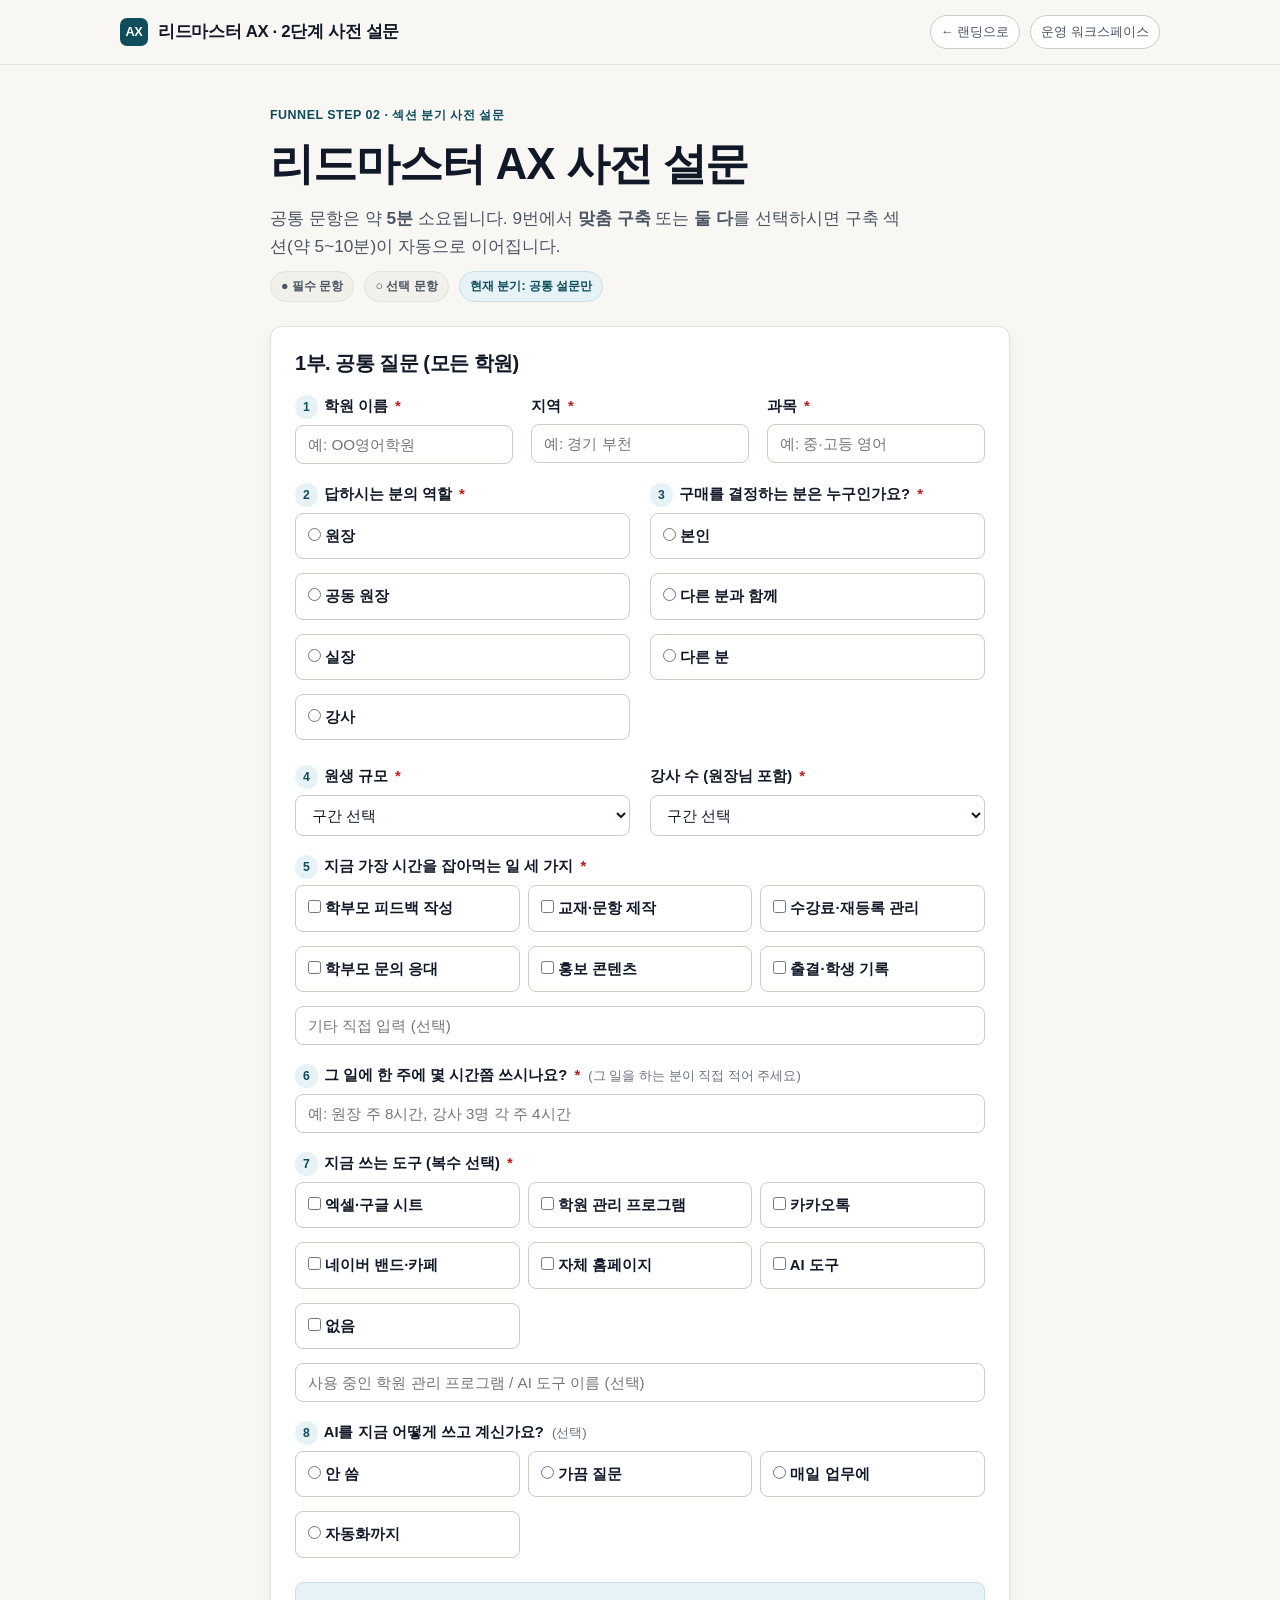
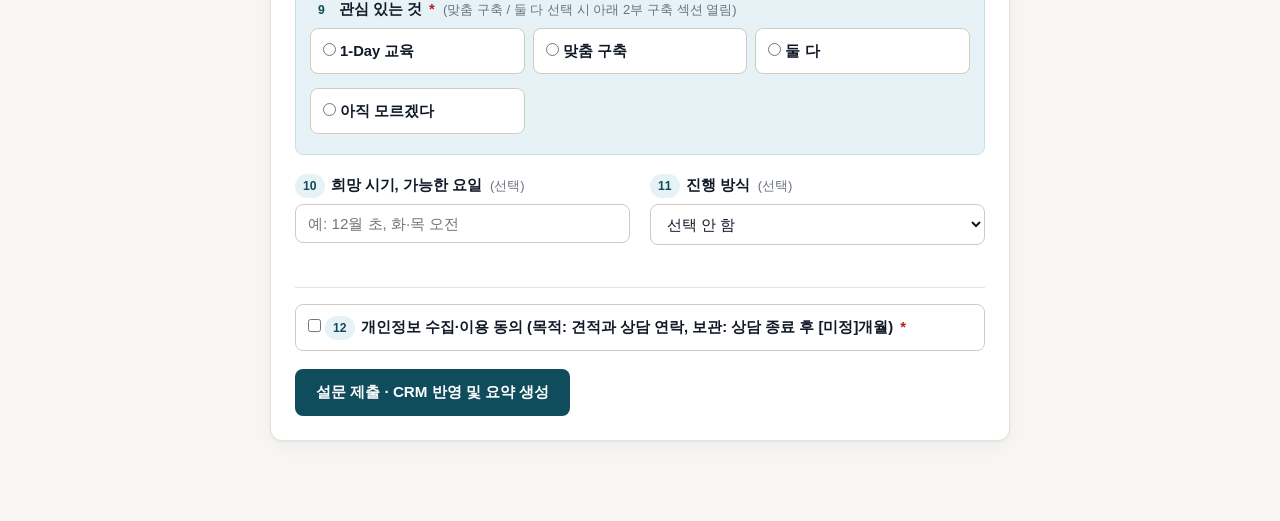
<file: survey.html>
<!doctype html>
<html lang="ko">
<head>
  <meta charset="utf-8" />
  <meta name="viewport" content="width=device-width, initial-scale=1" />
  <title>2단계 사전 설문 · 리드마스터 AX</title>
  <link rel="stylesheet" href="styles.css" />
  <style>
    .survey-shell { max-width: 780px; margin: 0 auto; padding: 36px 20px 80px; }
    .build-section {
      margin-top: 28px;
      padding-top: 24px;
      border-top: 2px dashed var(--accent);
      display: none;
    }
    .build-section.visible { display: block; }
    .q-num {
      display: inline-block;
      font-size: 0.76rem;
      font-weight: 800;
      color: var(--accent);
      background: var(--accent-soft);
      padding: 2px 8px;
      border-radius: 999px;
      margin-right: 6px;
    }
  </style>
</head>
<body>
  <header class="site-header">
    <div class="container header-inner">
      <a class="brand" href="index.html">
        <span class="brand-mark">AX</span>
        <span>리드마스터 AX · 2단계 사전 설문</span>
      </a>
      <div class="btn-row">
        <a class="nav-ops" href="index.html">← 랜딩으로</a>
        <a class="nav-ops" href="ops.html">운영 워크스페이스</a>
      </div>
    </div>
  </header>

  <main class="survey-shell">
    <div style="margin-bottom:24px;">
      <div class="eyebrow">FUNNEL STEP 02 · 섹션 분기 사전 설문</div>
      <h1>리드마스터 AX 사전 설문</h1>
      <p class="lead" style="margin-bottom:10px;">
        공통 문항은 약 <strong>5분</strong> 소요됩니다. 9번에서 <strong>맞춤 구축</strong> 또는 <strong>둘 다</strong>를 선택하시면 구축 섹션(약 5~10분)이 자동으로 이어집니다.
      </p>
      <div class="btn-row">
        <span class="chip">● 필수 문항</span>
        <span class="chip">○ 선택 문항</span>
        <span class="chip chip-accent" id="branch-status">현재 분기: 공통 설문만</span>
      </div>
    </div>

    <form id="survey-form" class="card">
      <h2 style="font-size:1.25rem; margin-bottom:18px;">1부. 공통 질문 (모든 학원)</h2>

      <div class="grid-3">
        <div class="field">
          <label for="s-academy"><span class="q-num">1</span>학원 이름 <span class="req">*</span></label>
          <input id="s-academy" type="text" required placeholder="예: OO영어학원" />
        </div>
        <div class="field">
          <label for="s-region">지역 <span class="req">*</span></label>
          <input id="s-region" type="text" required placeholder="예: 경기 부천" />
        </div>
        <div class="field">
          <label for="s-subject">과목 <span class="req">*</span></label>
          <input id="s-subject" type="text" required placeholder="예: 중·고등 영어" />
        </div>
      </div>

      <div class="grid-2">
        <div class="field">
          <span class="field-label"><span class="q-num">2</span>답하시는 분의 역할 <span class="req">*</span></span>
          <div class="choice-grid">
            <label class="choice-item"><input type="radio" name="role" value="원장" required /> 원장</label>
            <label class="choice-item"><input type="radio" name="role" value="공동 원장" /> 공동 원장</label>
            <label class="choice-item"><input type="radio" name="role" value="실장" /> 실장</label>
            <label class="choice-item"><input type="radio" name="role" value="강사" /> 강사</label>
          </div>
        </div>
        <div class="field">
          <span class="field-label"><span class="q-num">3</span>구매를 결정하는 분은 누구인가요? <span class="req">*</span></span>
          <div class="choice-grid">
            <label class="choice-item"><input type="radio" name="decisionMaker" value="본인" required /> 본인</label>
            <label class="choice-item"><input type="radio" name="decisionMaker" value="다른 분과 함께" /> 다른 분과 함께</label>
            <label class="choice-item"><input type="radio" name="decisionMaker" value="다른 분" /> 다른 분</label>
          </div>
        </div>
      </div>

      <div class="grid-2">
        <div class="field">
          <label for="s-students"><span class="q-num">4</span>원생 규모 <span class="req">*</span></label>
          <select id="s-students" required>
            <option value="">구간 선택</option>
            <option>30명 미만</option>
            <option>30~70명</option>
            <option>70~150명</option>
            <option>150~300명</option>
            <option>300명 이상</option>
          </select>
        </div>
        <div class="field">
          <label for="s-teachers">강사 수 (원장님 포함) <span class="req">*</span></label>
          <select id="s-teachers" required>
            <option value="">구간 선택</option>
            <option>1명 (1인 학원)</option>
            <option>2~3명</option>
            <option>4~7명</option>
            <option>8명 이상</option>
          </select>
        </div>
      </div>

      <div class="field">
        <span class="field-label"><span class="q-num">5</span>지금 가장 시간을 잡아먹는 일 세 가지 <span class="req">*</span></span>
        <div class="choice-grid">
          <label class="choice-item"><input type="checkbox" name="topPains" value="학부모 피드백 작성" /> 학부모 피드백 작성</label>
          <label class="choice-item"><input type="checkbox" name="topPains" value="교재·문항 제작" /> 교재·문항 제작</label>
          <label class="choice-item"><input type="checkbox" name="topPains" value="수강료·재등록 관리" /> 수강료·재등록 관리</label>
          <label class="choice-item"><input type="checkbox" name="topPains" value="학부모 문의 응대" /> 학부모 문의 응대</label>
          <label class="choice-item"><input type="checkbox" name="topPains" value="홍보 콘텐츠" /> 홍보 콘텐츠</label>
          <label class="choice-item"><input type="checkbox" name="topPains" value="출결·학생 기록" /> 출결·학생 기록</label>
        </div>
        <input id="s-pain-other" type="text" placeholder="기타 직접 입력 (선택)" style="margin-top:8px;" />
      </div>

      <div class="field">
        <label for="s-hours"><span class="q-num">6</span>그 일에 한 주에 몇 시간쯤 쓰시나요? <span class="req">*</span> <span class="opt">(그 일을 하는 분이 직접 적어 주세요)</span></label>
        <input id="s-hours" type="text" required placeholder="예: 원장 주 8시간, 강사 3명 각 주 4시간" />
      </div>

      <div class="field">
        <span class="field-label"><span class="q-num">7</span>지금 쓰는 도구 (복수 선택) <span class="req">*</span></span>
        <div class="choice-grid">
          <label class="choice-item"><input type="checkbox" name="tools" value="엑셀·구글 시트" /> 엑셀·구글 시트</label>
          <label class="choice-item"><input type="checkbox" name="tools" value="학원 관리 프로그램" /> 학원 관리 프로그램</label>
          <label class="choice-item"><input type="checkbox" name="tools" value="카카오톡" /> 카카오톡</label>
          <label class="choice-item"><input type="checkbox" name="tools" value="네이버 밴드·카페" /> 네이버 밴드·카페</label>
          <label class="choice-item"><input type="checkbox" name="tools" value="자체 홈페이지" /> 자체 홈페이지</label>
          <label class="choice-item"><input type="checkbox" name="tools" value="AI 도구" /> AI 도구</label>
          <label class="choice-item"><input type="checkbox" name="tools" value="없음" /> 없음</label>
        </div>
        <input id="s-tool-names" type="text" placeholder="사용 중인 학원 관리 프로그램 / AI 도구 이름 (선택)" style="margin-top:8px;" />
      </div>

      <div class="field">
        <span class="field-label"><span class="q-num">8</span>AI를 지금 어떻게 쓰고 계신가요? <span class="opt">(선택)</span></span>
        <div class="choice-grid">
          <label class="choice-item"><input type="radio" name="aiUsage" value="안 씀" /> 안 씀</label>
          <label class="choice-item"><input type="radio" name="aiUsage" value="가끔 질문" /> 가끔 질문</label>
          <label class="choice-item"><input type="radio" name="aiUsage" value="매일 업무에" /> 매일 업무에</label>
          <label class="choice-item"><input type="radio" name="aiUsage" value="자동화까지" /> 자동화까지</label>
        </div>
      </div>

      <div class="field" style="padding:14px; background:var(--accent-soft); border-radius:var(--radius-sm); border:1px solid #c5e1e8;">
        <span class="field-label"><span class="q-num">9</span>관심 있는 것 <span class="req">*</span> <span class="opt">(맞춤 구축 / 둘 다 선택 시 아래 2부 구축 섹션 열림)</span></span>
        <div class="choice-grid">
          <label class="choice-item"><input type="radio" name="interest" value="1-Day 교육" required /> 1-Day 교육</label>
          <label class="choice-item"><input type="radio" name="interest" value="맞춤 구축" /> 맞춤 구축</label>
          <label class="choice-item"><input type="radio" name="interest" value="둘 다" /> 둘 다</label>
          <label class="choice-item"><input type="radio" name="interest" value="아직 모르겠다" /> 아직 모르겠다</label>
        </div>
      </div>

      <div class="grid-2">
        <div class="field">
          <label for="s-timing"><span class="q-num">10</span>희망 시기, 가능한 요일 <span class="opt">(선택)</span></label>
          <input id="s-timing" type="text" placeholder="예: 12월 초, 화·목 오전" />
        </div>
        <div class="field">
          <label for="s-format"><span class="q-num">11</span>진행 방식 <span class="opt">(선택)</span></label>
          <select id="s-format">
            <option value="">선택 안 함</option>
            <option>출장</option>
            <option>부천 내방</option>
            <option>야간</option>
            <option>분할</option>
          </select>
        </div>
      </div>

      <!-- 2부: 구축 섹션 (분기) -->
      <div class="build-section" id="build-section">
        <div class="eyebrow">SECTION 2 · 맞춤 구축 사전 질문 (약 5~10분)</div>
        <h2 style="font-size:1.25rem; margin-bottom:18px;">2부. 맞춤 구축 질문 (이원주 검토용)</h2>

        <div class="field">
          <label for="b-goal"><span class="q-num">B1</span>무엇을 만들고 싶으신가요? <span class="req">*</span></label>
          <textarea id="b-goal" placeholder='"지금은 이렇게 하는데, 이렇게 되면 좋겠다" 형태로 자유롭게 적어 주세요.'></textarea>
        </div>

        <div class="field">
          <label for="b-users"><span class="q-num">B2</span>누가 쓰나요? (원장/강사/학생/학부모, 복수) · 각각 몇 명쯤인가요? <span class="req">*</span></label>
          <input id="b-users" type="text" placeholder="예: 원장 1명, 강사 4명, 학부모 90명" />
        </div>

        <div class="field">
          <label for="b-current"><span class="q-num">B3</span>지금 그 일을 어떻게 하고 계신가요? (쓰는 파일·프로그램·순서) <span class="req">*</span></label>
          <textarea id="b-current" placeholder="현재 업무 순서를 간단히 적어 주세요."></textarea>
        </div>

        <div class="field">
          <span class="field-label"><span class="q-num">B4</span>그 자료는 지금 어디에 있나요? <span class="req">*</span></span>
          <div class="choice-grid">
            <label class="choice-item"><input type="checkbox" name="dataWhere" value="엑셀 파일" /> 엑셀 파일</label>
            <label class="choice-item"><input type="checkbox" name="dataWhere" value="구글 시트" /> 구글 시트</label>
            <label class="choice-item"><input type="checkbox" name="dataWhere" value="특정 프로그램 안" /> 특정 프로그램 안</label>
            <label class="choice-item"><input type="checkbox" name="dataWhere" value="종이" /> 종이</label>
          </div>
        </div>

        <div class="field">
          <label for="b-must"><span class="q-num">B5</span>꼭 있어야 하는 기능 세 가지 / 없어도 되는 것 <span class="opt">(선택)</span></label>
          <textarea id="b-must" placeholder="필수 기능과 제외해도 되는 기능을 나눠 적어 주세요."></textarea>
        </div>

        <div class="grid-2">
          <div class="field">
            <label for="b-integrate"><span class="q-num">B6</span>기존 프로그램과 연결돼야 하나요? <span class="opt">(선택)</span></label>
            <input id="b-integrate" type="text" placeholder="연동 필요한 프로그램 이름" />
          </div>
          <div class="field">
            <label for="b-deadline"><span class="q-num">B7</span>언제까지 필요하신가요? (이유 포함) <span class="req">*</span></label>
            <input id="b-deadline" type="text" placeholder="예: 겨울방학 특강 시작 전 (1월 첫째 주)" />
          </div>
        </div>

        <div class="grid-2">
          <div class="field">
            <label for="b-budget"><span class="q-num">B8</span>생각하시는 예산대 <span class="req">*</span></label>
            <select id="b-budget">
              <option value="">선택해 주세요</option>
              <option>아직 모르겠다</option>
              <option>[미정 구간] 200만원 미만</option>
              <option>[미정 구간] 200만 ~ 400만원</option>
              <option>[미정 구간] 400만 ~ 700만원</option>
              <option>[미정 구간] 700만원 이상</option>
            </select>
            <div class="faint" style="margin-top:4px;">* 최소 견적 확정 후 예산 구간 바닥을 조정합니다.</div>
          </div>
          <div class="field">
            <label for="b-ref"><span class="q-num">B10</span>참고하고 싶은 서비스나 화면 링크 <span class="opt">(선택)</span></label>
            <input id="b-ref" type="url" placeholder="https://..." />
          </div>
        </div>

        <div class="field">
          <label for="b-pii"><span class="q-num">B9</span>학생·학부모 개인정보를 다루게 되나요? (이름, 연락처, 성적 등) <span class="req">*</span></label>
          <input id="b-pii" type="text" placeholder="예: 학생 이름, 반, 월말 평가 점수 (다루지 않으면 '없음')" />
        </div>
      </div>

      <!-- 12번 개인정보 동의 -->
      <div class="field" style="margin-top:24px; padding-top:16px; border-top:1px solid var(--border);">
        <label class="choice-item" style="justify-content:flex-start;">
          <input type="checkbox" id="s-consent" required />
          <span><span class="q-num">12</span>개인정보 수집·이용 동의 (목적: 견적과 상담 연락, 보관: 상담 종료 후 <span id="retention-span">[미정]</span>개월) <span class="req">*</span></span>
        </label>
      </div>

      <p class="error-msg" id="survey-error" style="color:var(--red); font-weight:700; display:none;"></p>

      <div class="btn-row" style="margin-top:18px;">
        <button type="submit" class="btn btn-primary">설문 제출 · CRM 반영 및 요약 생성</button>
      </div>
    </form>

    <!-- 결과 패널 -->
    <div id="survey-result" class="card" style="display:none; margin-top:24px;">
      <div class="notice notice-ok" style="margin-bottom:14px;">
        <strong>설문이 제출되었습니다.</strong> CRM 시트(로컬 저장소)에 <strong>설문 회신</strong>으로 반영되었습니다.
        회신 후 3영업일 안에 범위 견적서를 발송합니다.
      </div>
      <pre class="summary-box" id="survey-summary"></pre>
      <div class="btn-row" style="margin-top:14px;">
        <button type="button" class="btn btn-primary" id="btn-copy-survey">설문 요약 복사</button>
        <a class="btn btn-secondary" href="ops.html#docs">운영 워크스페이스에서 범위 견적서 작성 →</a>
      </div>
    </div>
  </main>

  <script src="funnel-store.js"></script>
  <script>
    (function () {
      const cfg = AXStore.getConfig();
      document.getElementById('retention-span').textContent = cfg.retentionMonths;

      const buildSection = document.getElementById('build-section');
      const branchStatus = document.getElementById('branch-status');

      function updateBranch() {
        const sel = document.querySelector('input[name="interest"]:checked');
        const val = sel ? sel.value : '';
        const needBuild = (val === '맞춤 구축' || val === '둘 다');
        buildSection.classList.toggle('visible', needBuild);
        branchStatus.textContent = needBuild
          ? '현재 분기: 공통 + 2부 구축 섹션 활성'
          : '현재 분기: 공통 설문만';
      }

      document.querySelectorAll('input[name="interest"]').forEach(el => {
        el.addEventListener('change', updateBranch);
      });

      // URL 파라미터 자동 프리필
      const params = new URLSearchParams(location.search);
      if (params.get('academy')) document.getElementById('s-academy').value = params.get('academy');
      if (params.get('regionSubject')) {
        const parts = params.get('regionSubject').split(/[·/]/).map(s => s.trim());
        if (parts[0]) document.getElementById('s-region').value = parts[0];
        if (parts[1]) document.getElementById('s-subject').value = parts[1];
      }
      if (params.get('role')) {
        const r = document.querySelector(`input[name="role"][value="${params.get('role')}"]`);
        if (r) r.checked = true;
      }
      if (params.get('interest')) {
        const i = document.querySelector(`input[name="interest"][value="${params.get('interest')}"]`);
        if (i) { i.checked = true; updateBranch(); }
      }

      document.getElementById('survey-form').addEventListener('submit', (e) => {
        e.preventDefault();
        const err = document.getElementById('survey-error');
        const getVal = id => document.getElementById(id).value.trim();
        const getRadio = name => {
          const el = document.querySelector(`input[name="${name}"]:checked`);
          return el ? el.value : '';
        };
        const getChecks = name => Array.from(document.querySelectorAll(`input[name="${name}"]:checked`)).map(i => i.value);

        const interest = getRadio('interest');
        const needBuild = (interest === '맞춤 구축' || interest === '둘 다');
        const topPains = getChecks('topPains');
        const painOther = getVal('s-pain-other');
        if (painOther) topPains.push('기타: ' + painOther);
        const tools = getChecks('tools');

        if (!getVal('s-academy') || !getVal('s-region') || !getVal('s-subject') ||
            !getRadio('role') || !getRadio('decisionMaker') || !getVal('s-students') ||
            !getVal('s-teachers') || !topPains.length || !getVal('s-hours') ||
            !tools.length || !interest || !document.getElementById('s-consent').checked) {
          err.textContent = '1부 공통 필수 문항(●)과 개인정보 동의를 모두 입력해 주세요.';
          err.style.display = 'block';
          return;
        }

        const dataWhere = getChecks('dataWhere');
        if (needBuild && (!getVal('b-goal') || !getVal('b-users') || !getVal('b-current') ||
            !dataWhere.length || !getVal('b-deadline') || !getVal('b-budget') || !getVal('b-pii'))) {
          err.textContent = '2부 맞춤 구축 필수 문항(●)을 모두 입력해 주세요.';
          err.style.display = 'block';
          return;
        }

        err.style.display = 'none';

        const survey = {
          submittedAt: new Date().toISOString(),
          academyName: getVal('s-academy'),
          region: getVal('s-region'),
          subject: getVal('s-subject'),
          role: getRadio('role'),
          decisionMaker: getRadio('decisionMaker'),
          students: getVal('s-students'),
          teachers: getVal('s-teachers'),
          topPains,
          weeklyHours: getVal('s-hours'),
          tools,
          toolNames: getVal('s-tool-names'),
          aiUsage: getRadio('aiUsage') || '미응답',
          interest,
          timing: getVal('s-timing'),
          format: getVal('s-format'),
          buildIncluded: needBuild,
          buildGoal: needBuild ? getVal('b-goal') : '',
          buildUsers: needBuild ? getVal('b-users') : '',
          buildCurrent: needBuild ? getVal('b-current') : '',
          dataWhere: needBuild ? dataWhere : [],
          buildMust: needBuild ? getVal('b-must') : '',
          buildIntegrate: needBuild ? getVal('b-integrate') : '',
          buildDeadline: needBuild ? getVal('b-deadline') : '',
          buildBudget: needBuild ? getVal('b-budget') : '',
          buildPii: needBuild ? getVal('b-pii') : '',
          buildRef: needBuild ? getVal('b-ref') : ''
        };

        const crmRow = AXStore.upsertCrmFromSurvey(survey);

        const lines = [
          `[리드마스터 AX 사전 설문 회신] (${crmRow.id})`,
          `- 학원: ${survey.academyName} (${survey.region} · ${survey.subject})`,
          `- 응답자/결정권: ${survey.role} / ${survey.decisionMaker}`,
          `- 규모: 원생 ${survey.students}, 강사 ${survey.teachers}`,
          `- 핵심 통증: ${survey.topPains.join(', ')} (주 ${survey.weeklyHours})`,
          `- 현재 도구: ${survey.tools.join(', ')}${survey.toolNames ? ' [' + survey.toolNames + ']' : ''} / AI: ${survey.aiUsage}`,
          `- 관심: ${survey.interest} / 희망 시기: ${survey.timing || '-'} / 방식: ${survey.format || '-'}`
        ];
        if (needBuild) {
          lines.push(
            `--- [2부 맞춤 구축] ---`,
            `- 만들고 싶은 것: ${survey.buildGoal}`,
            `- 사용자/인원: ${survey.buildUsers}`,
            `- 현재 방식: ${survey.buildCurrent}`,
            `- 자료 위치: ${survey.dataWhere.join(', ')}`,
            `- 필수/제외 기능: ${survey.buildMust || '-'}`,
            `- 기존 연동: ${survey.buildIntegrate || '-'}`,
            `- 희망 일정: ${survey.buildDeadline}`,
            `- 예산대: ${survey.buildBudget}`,
            `- 개인정보: ${survey.buildPii}`,
            `- 참고 링크: ${survey.buildRef || '-'}`
          );
        }

        document.getElementById('survey-summary').textContent = lines.join('\n');
        document.getElementById('survey-result').style.display = 'block';
        document.getElementById('survey-result').scrollIntoView({ behavior: 'smooth' });
      });

      document.getElementById('btn-copy-survey').addEventListener('click', async () => {
        try {
          await navigator.clipboard.writeText(document.getElementById('survey-summary').textContent);
          alert('설문 요약이 클립보드에 복사되었습니다.');
        } catch (_) {
          alert('자동 복사가 차단되었습니다. 텍스트를 직접 선택해 복사해 주세요.');
        }
      });
    })();
  </script>
</body>
</html>
</file>
<file: styles.css>
/* 리드마스터 AX 퍼널 공통 디자인 시스템 */
:root {
  --bg: #f8f7f4;
  --surface: #ffffff;
  --surface-muted: #f2f0eb;
  --ink: #111827;
  --ink-soft: #4b5563;
  --ink-faint: #6b7280;
  --border: #e5e2da;
  --border-strong: #d1ccc0;
  --accent: #0f4c5c;
  --accent-hover: #0a3743;
  --accent-soft: #e6f2f5;
  --emerald: #047857;
  --emerald-soft: #ecfdf5;
  --amber: #b45309;
  --amber-soft: #fffbeb;
  --red: #b91c1c;
  --red-soft: #fef2f2;
  --radius: 12px;
  --radius-sm: 8px;
  --shadow: 0 1px 3px rgba(17, 24, 39, 0.06), 0 8px 24px rgba(17, 24, 39, 0.04);
  --max-w: 1080px;
}

*, *::before, *::after { box-sizing: border-box; }

html {
  scroll-behavior: smooth;
  font-size: 16px;
}

@media (prefers-reduced-motion: reduce) {
  html { scroll-behavior: auto; }
  *, *::before, *::after {
    animation-duration: 0.01ms !important;
    transition-duration: 0.01ms !important;
  }
}

body {
  margin: 0;
  background: var(--bg);
  color: var(--ink);
  font-family: "Pretendard Variable", "Pretendard", "Noto Sans KR", -apple-system, BlinkMacSystemFont, "Segoe UI", sans-serif;
  line-height: 1.65;
  -webkit-font-smoothing: antialiased;
}

a { color: var(--accent); text-decoration: none; }
a:hover { text-decoration: underline; }

:focus-visible {
  outline: 3px solid var(--accent);
  outline-offset: 2px;
  border-radius: 4px;
}

/* Layout */
.container {
  width: 100%;
  max-width: var(--max-w);
  margin: 0 auto;
  padding: 0 20px;
}

.site-header {
  position: sticky;
  top: 0;
  z-index: 40;
  background: rgba(248, 247, 244, 0.92);
  backdrop-filter: blur(10px);
  border-bottom: 1px solid var(--border);
}

.header-inner {
  display: flex;
  align-items: center;
  justify-content: space-between;
  gap: 16px;
  min-height: 64px;
}

.brand {
  display: flex;
  align-items: center;
  gap: 10px;
  font-weight: 800;
  font-size: 1.05rem;
  color: var(--ink);
  letter-spacing: -0.02em;
}

.brand-mark {
  width: 28px;
  height: 28px;
  border-radius: 7px;
  background: var(--accent);
  color: #fff;
  display: inline-flex;
  align-items: center;
  justify-content: center;
  font-size: 0.8rem;
  font-weight: 800;
}

.nav-links {
  display: flex;
  align-items: center;
  gap: 18px;
  font-size: 0.9rem;
  color: var(--ink-soft);
}

.nav-links a { color: var(--ink-soft); font-weight: 500; }
.nav-links a:hover { color: var(--ink); text-decoration: none; }

.nav-ops {
  font-size: 0.82rem;
  padding: 5px 10px;
  border: 1px solid var(--border-strong);
  border-radius: 999px;
  color: var(--ink-soft);
  background: var(--surface);
}

/* Typography & Sections */
section {
  padding: 64px 0;
  border-bottom: 1px solid var(--border);
}

section:last-of-type { border-bottom: none; }

.eyebrow {
  display: inline-flex;
  align-items: center;
  gap: 6px;
  font-size: 0.78rem;
  font-weight: 700;
  letter-spacing: 0.04em;
  text-transform: uppercase;
  color: var(--accent);
  margin-bottom: 10px;
}

h1, h2, h3, h4 {
  margin: 0 0 12px;
  line-height: 1.28;
  letter-spacing: -0.025em;
  color: var(--ink);
}

h1 { font-size: clamp(1.9rem, 4vw, 2.75rem); font-weight: 800; }
h2 { font-size: clamp(1.45rem, 2.6vw, 1.95rem); font-weight: 800; }
h3 { font-size: 1.15rem; font-weight: 700; }

.lead {
  font-size: 1.08rem;
  color: var(--ink-soft);
  max-width: 66ch;
  margin: 0 0 24px;
}

.muted { color: var(--ink-soft); }
.faint { color: var(--ink-faint); font-size: 0.88rem; }

/* Cards & Grids */
.card {
  background: var(--surface);
  border: 1px solid var(--border);
  border-radius: var(--radius);
  padding: 24px;
  box-shadow: var(--shadow);
}

.card-flat {
  background: var(--surface);
  border: 1px solid var(--border);
  border-radius: var(--radius);
  padding: 20px;
}

.grid-2 { display: grid; grid-template-columns: repeat(2, minmax(0, 1fr)); gap: 20px; }
.grid-3 { display: grid; grid-template-columns: repeat(3, minmax(0, 1fr)); gap: 18px; }
.grid-4 { display: grid; grid-template-columns: repeat(4, minmax(0, 1fr)); gap: 14px; }
.grid-5 { display: grid; grid-template-columns: repeat(5, minmax(0, 1fr)); gap: 12px; }

/* Chips & Badges */
.chip {
  display: inline-flex;
  align-items: center;
  gap: 6px;
  padding: 4px 10px;
  border-radius: 999px;
  font-size: 0.78rem;
  font-weight: 600;
  background: var(--surface-muted);
  color: var(--ink-soft);
  border: 1px solid var(--border);
}

.chip-accent { background: var(--accent-soft); color: var(--accent); border-color: #c5e1e8; }
.chip-emerald { background: var(--emerald-soft); color: var(--emerald); border-color: #a7f3d0; }
.chip-amber { background: var(--amber-soft); color: var(--amber); border-color: #fde68a; }
.chip-red { background: var(--red-soft); color: var(--red); border-color: #fecaca; }

/* Buttons */
.btn {
  display: inline-flex;
  align-items: center;
  justify-content: center;
  gap: 8px;
  padding: 12px 20px;
  border-radius: var(--radius-sm);
  font-size: 0.95rem;
  font-weight: 700;
  border: 1px solid transparent;
  cursor: pointer;
  transition: background 0.15s ease, border-color 0.15s ease, transform 0.1s ease;
  font-family: inherit;
}

.btn:active { transform: translateY(1px); }

.btn-primary {
  background: var(--accent);
  color: #fff;
}
.btn-primary:hover { background: var(--accent-hover); text-decoration: none; }

.btn-secondary {
  background: var(--surface);
  color: var(--ink);
  border-color: var(--border-strong);
}
.btn-secondary:hover { background: var(--surface-muted); text-decoration: none; }

.btn-kakao {
  background: #fee500;
  color: #191919;
  border-color: #ebd300;
}
.btn-kakao:hover { background: #f5dc00; text-decoration: none; }

.btn-sm { padding: 7px 12px; font-size: 0.84rem; }
.btn-row { display: flex; flex-wrap: wrap; gap: 10px; align-items: center; }

/* Forms */
.field { margin-bottom: 18px; }
.field label, .field-label {
  display: block;
  font-weight: 700;
  font-size: 0.92rem;
  margin-bottom: 6px;
  color: var(--ink);
}
.req { color: var(--red); margin-left: 3px; }
.opt { color: var(--ink-faint); font-weight: 500; font-size: 0.82rem; margin-left: 4px; }

input[type="text"],
input[type="tel"],
input[type="email"],
input[type="date"],
input[type="number"],
input[type="url"],
select,
textarea {
  width: 100%;
  padding: 10px 12px;
  border: 1px solid var(--border-strong);
  border-radius: var(--radius-sm);
  font-family: inherit;
  font-size: 0.95rem;
  background: var(--surface);
  color: var(--ink);
}

textarea { min-height: 92px; resize: vertical; }

.choice-grid {
  display: grid;
  grid-template-columns: repeat(auto-fit, minmax(175px, 1fr));
  gap: 8px;
}

.choice-item {
  display: flex;
  align-items: center;
  gap: 8px;
  padding: 10px 12px;
  border: 1px solid var(--border-strong);
  border-radius: var(--radius-sm);
  background: var(--surface);
  cursor: pointer;
  font-size: 0.9rem;
  font-weight: 500;
  transition: border-color 0.15s, background 0.15s;
}

.choice-item:has(input:checked) {
  border-color: var(--accent);
  background: var(--accent-soft);
  color: var(--accent);
  font-weight: 700;
}

.choice-item input { margin: 0; accent-color: var(--accent); }

/* Progress bar */
.progress-wrap {
  height: 8px;
  background: var(--surface-muted);
  border-radius: 999px;
  overflow: hidden;
  margin-bottom: 20px;
}
.progress-bar {
  height: 100%;
  background: var(--accent);
  transition: width 0.25s ease;
}

/* Tables */
.table-wrap {
  width: 100%;
  overflow-x: auto;
  border: 1px solid var(--border);
  border-radius: var(--radius);
  background: var(--surface);
}

table {
  width: 100%;
  border-collapse: collapse;
  font-size: 0.88rem;
}

th, td {
  padding: 11px 12px;
  text-align: left;
  border-bottom: 1px solid var(--border);
  vertical-align: top;
}

th {
  background: var(--surface-muted);
  font-weight: 700;
  color: var(--ink);
  white-space: nowrap;
}

tr:last-child td { border-bottom: none; }

/* Notices & Alerts */
.notice {
  padding: 14px 16px;
  border-radius: var(--radius-sm);
  font-size: 0.9rem;
  border: 1px solid var(--border);
  background: var(--surface-muted);
}
.notice-warn { background: var(--amber-soft); border-color: #fde68a; color: #78350f; }
.notice-danger { background: var(--red-soft); border-color: #fecaca; color: #7f1d1d; }
.notice-ok { background: var(--emerald-soft); border-color: #a7f3d0; color: #064e3b; }

/* Summary pre */
.summary-box {
  background: #111827;
  color: #f3f4f6;
  padding: 16px;
  border-radius: var(--radius-sm);
  font-family: ui-monospace, SFMono-Regular, Menlo, Consolas, monospace;
  font-size: 0.85rem;
  white-space: pre-wrap;
  word-break: break-word;
  line-height: 1.55;
}

/* Mobile Sticky CTA */
.mobile-sticky {
  position: fixed;
  left: 0;
  right: 0;
  bottom: 0;
  z-index: 50;
  background: rgba(255, 255, 255, 0.96);
  backdrop-filter: blur(8px);
  border-top: 1px solid var(--border-strong);
  padding: 12px 16px;
  display: none;
  align-items: center;
  justify-content: space-between;
  gap: 12px;
  box-shadow: 0 -4px 16px rgba(17, 24, 39, 0.08);
}

.mobile-sticky.visible { display: flex; }

/* Footer */
.site-footer {
  padding: 36px 0 88px;
  color: var(--ink-faint);
  font-size: 0.85rem;
  border-top: 1px solid var(--border);
}

/* Print styles for Quote & Spec documents */
@media print {
  .no-print, .site-header, .site-footer, .mobile-sticky { display: none !important; }
  body { background: #fff; }
  .print-sheet {
    box-shadow: none !important;
    border: none !important;
    padding: 0 !important;
    margin: 0 !important;
  }
}

@media (max-width: 860px) {
  .grid-2, .grid-3, .grid-4, .grid-5 { grid-template-columns: 1fr; }
  .nav-links { display: none; }
  section { padding: 44px 0; }
}
</file>
